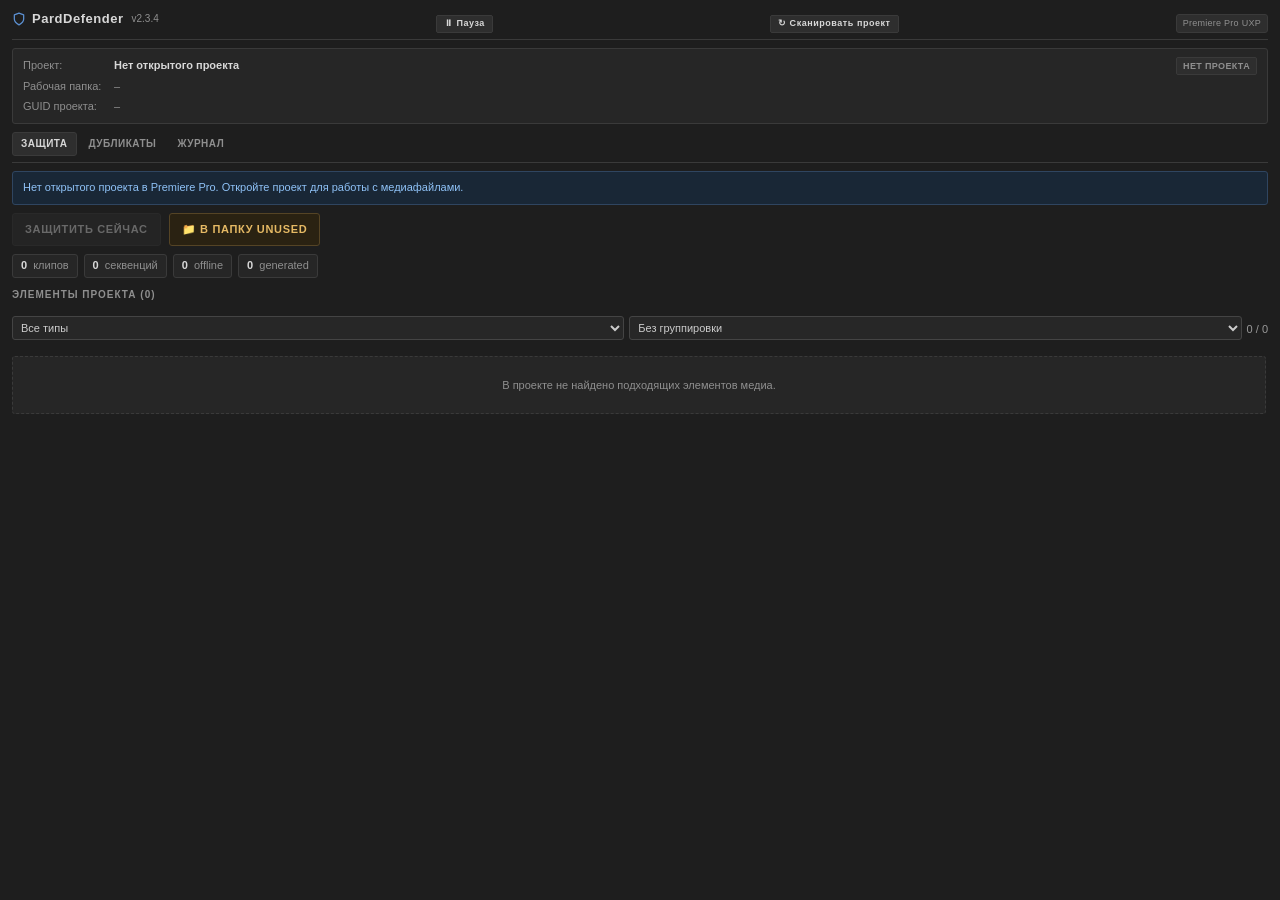
<file: premiere/com.pard.defender.uxp/index.html>
<!DOCTYPE html>
<!--
  @map role: Разметка UXP-панели для Premiere Pro: вкладки Защита, Дубликаты и Журнал.
  @map status: ready
  @map layer: ui
-->
<html lang="ru">
<head>
    <meta charset="utf-8">
    <title>PardDefender for Premiere Pro</title>
    <link rel="stylesheet" href="styles.css">
</head>
<body>
    <div id="app" class="panel-root">
        <header class="head">
            <div class="brand-group">
                <svg class="logo-icon" width="14" height="14" viewBox="0 0 24 24" fill="none" stroke="currentColor" stroke-width="2.2" stroke-linecap="round" stroke-linejoin="round">
                    <path d="M12 22s8-4 8-10V5l-8-3-8 3v7c0 6 8 10 8 10z"/>
                </svg>
                <span class="brand">PardDefender</span>
                <span class="version" id="version">v2.3.4</span>
            </div>
            <button id="btn-pause-ui" class="btn btn-mini btn-pause-toggle" title="Приостановить фоновое сканирование; начатая защита завершится">⏸ Пауза</button>
            <button id="btn-scan" class="btn btn-mini" title="Повторно проверить файлы и ссылки проекта">↻ Сканировать проект</button>
            <span class="host-badge">Premiere Pro UXP</span>
        </header>

        <section class="project-card" id="project-card">
            <div class="card-row">
                <span class="label">Проект:</span>
                <span class="val bold" id="proj-title">—</span>
                <span class="status-badge" id="proj-status">—</span>
            </div>
            <div class="card-row">
                <span class="label">Рабочая папка:</span>
                <span class="val mono" id="proj-workspace" title="">—</span>
            </div>
            <div class="card-row">
                <span class="label">GUID проекта:</span>
                <span class="val mono small" id="proj-guid">—</span>
            </div>
        </section>

        <!-- Navigation Tabs -->
        <nav class="tabs-bar" id="tabs">
            <button class="tab-btn is-active" data-tab="protect" id="tab-protect">ЗАЩИТА</button>
            <button class="tab-btn" data-tab="duplicates" id="tab-duplicates">ДУБЛИКАТЫ<span class="tab-badge" id="badge-duplicates" hidden>0</span></button>
            <button class="tab-btn" data-tab="log" id="tab-log">ЖУРНАЛ</button>
        </nav>

        <div id="banner-no-project" class="alert-banner alert-info" hidden>
            Нет открытого проекта в Premiere Pro. Откройте проект для работы с медиафайлами.
        </div>

        <div id="banner-unsaved" class="alert-banner alert-warn" hidden>
            Проект ещё не сохранён на диск. Сохраните проект (.prproj), чтобы определить рабочую папку.
        </div>

        <!-- Небезопасная рабочая папка: Рабочий стол, Загрузки, профиль, системная
             папка. Текст приходит из отчёта аудита. -->
        <div id="banner-workspace" class="alert-banner alert-warn" hidden></div>

        <!-- TAB: PROTECT -->
        <div class="tab-pane is-active" id="pane-protect">
            <div class="actions-bar">
                <button id="btn-protect" class="btn btn-primary">ЗАЩИТИТЬ СЕЙЧАС</button>
                <button id="btn-sort-unused" class="btn btn-unused" title="Сортировать неиспользуемые вне таймлайна файлы в папку unused">📁 В ПАПКУ UNUSED</button>
                <button id="btn-relink-ae" class="btn btn-ae" hidden>ПЕРЕЛИНКОВАТЬ НА МЕДИА AE</button>
                <span id="scan-indicator" class="scan-indicator" hidden>Выполняется…</span>
            </div>

            <div id="banner-protect-status" class="alert-banner alert-info" hidden></div>
            <div id="banner-ae-detected" class="alert-banner alert-ae" hidden></div>

            <section class="stats-bar" id="stats-bar">
                <div class="stat-pill"><span class="stat-num" id="stat-clips">0</span> клипов</div>
                <div class="stat-pill"><span class="stat-num" id="stat-seqs">0</span> секвенций</div>
                <div class="stat-pill"><span class="stat-num" id="stat-offline">0</span> offline</div>
                <div class="stat-pill"><span class="stat-num" id="stat-gen">0</span> generated</div>
            </section>

            <section class="items-section">
                <div class="section-title">Элементы проекта (<span id="items-count">0</span>)</div>
                <div class="media-view-controls">
                    <select id="items-filter" title="Тип медиа — только отображение" aria-label="Тип медиа">
                        <option value="all">Все типы</option>
                        <option value="video">Видео</option>
                        <option value="image">Изображения</option>
                        <option value="audio">Аудио</option>
                        <option value="sequence">Секвенции</option>
                        <option value="other">Другие</option>
                    </select>
                    <select id="items-group" aria-label="Группировка медиа">
                        <option value="none">Без группировки</option>
                        <option value="type">По типу</option>
                        <option value="format">По формату</option>
                        <option value="bin">По папке проекта</option>
                        <option value="name">По имени А–Я</option>
                    </select>
                    <span class="media-view-count" id="items-visible"></span>
                </div>
                <div class="items-list" id="items-list">
                    <div class="empty-state" id="empty-state">Нет данных аудита. Нажмите «СКАНИРОВАТЬ ПРОЕКТ».</div>
                </div>
            </section>
        </div>

        <!-- TAB: DUPLICATES -->
        <div class="tab-pane" id="pane-duplicates" hidden>
            <div class="actions-bar">
                <button id="btn-scan-duplicates" class="btn btn-primary"><span class="btn-icon">⌕</span> НАЙТИ ДУБЛИКАТЫ</button>
            </div>

            <div class="duplicates-progress-box" id="duplicates-progress-box" hidden>
                <div class="duplicates-progress-stats" id="duplicates-progress-stats">Сканирование…</div>
                <div class="duplicates-progress-bar"><div class="duplicates-progress-fill" id="duplicates-progress-fill" style="width: 0%"></div></div>
            </div>

            <div class="duplicates-summary" id="duplicates-summary" hidden></div>

            <section class="items-section">
                <div class="duplicates-list" id="duplicates-list">
                    <div class="empty-state">Нажмите «НАЙТИ ДУБЛИКАТЫ» для проверки всей библиотеки проекта и её папок. Использование сверяется по всем таймлайнам; защищённый файл After Effects становится основным после проверки содержимого.</div>
                </div>
            </section>
        </div>

        <!-- TAB: LOG -->
        <div class="tab-pane" id="pane-log" hidden>
            <div class="actions-bar">
                <button id="btn-clear-log" class="btn btn-mini">Очистить экран журнала</button>
            </div>
            <div class="log-box" id="log-box"></div>
        </div>
    </div>

    <script src="copy-engine.js"></script>
    <script src="duplicates.js"></script>
    <script src="adapter.js"></script>
    <script src="sync-coordinator.js"></script>
    <script src="main.js"></script>
</body>
</html>
</file>
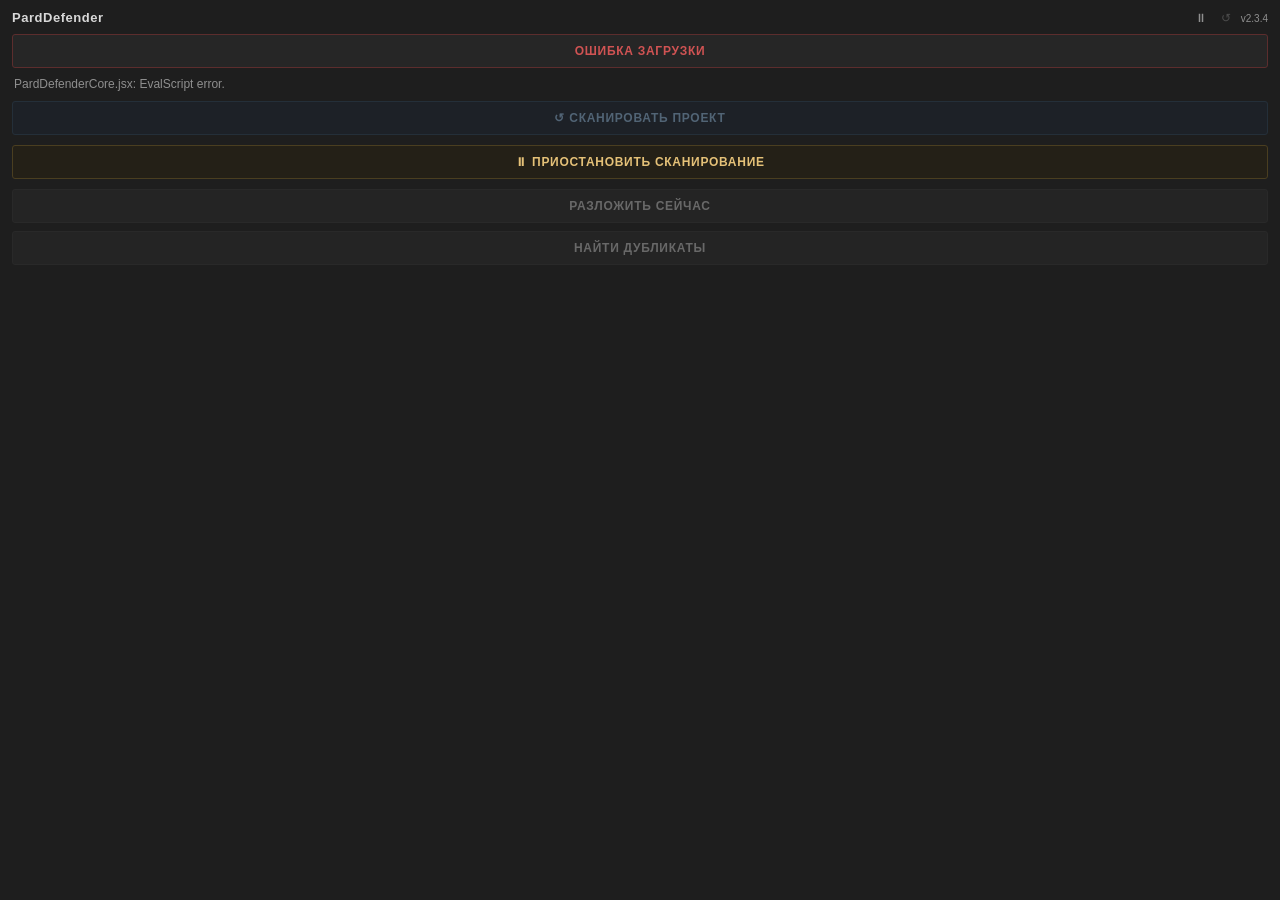
<file: extension/com.pard.defender/client/index.html>
<!DOCTYPE html>
<!-- @map role: Разметка панели: шапка, вкладки и панели внутри них — главное, неиспользуемые, старый проект, журнал, настройки. Порядок script-тегов задаёт загрузку модулей.  @map status: ready  @map layer: ui -->
<html lang="ru">
<head>
    <meta charset="utf-8">
    <title>PardDefender</title>
    <link rel="stylesheet" href="styles.css">
</head>
<body>
    <div class="panel" id="panel">

        <header class="head">
            <span class="brand">PardDefender</span>
            <div class="head-actions">
                <button class="icon head-pause-btn" id="head-pause-btn" title="Приостановить процессы и сканирование" aria-label="Пауза / Возобновить">⏸</button>
                <button class="icon head-scan-btn" id="head-scan-btn" title="Сканировать проект вручную" aria-label="Сканировать проект">↺</button>
                <span class="version" id="version">v2.3.4</span>
            </div>
        </header>

        <div class="scan-progress-bar" id="scan-progress-bar" hidden>
            <div class="scan-progress-fill"></div>
        </div>

        <div class="update" id="update" hidden>
            <div class="update-head">
                <span class="update-title">Вышла версия <b id="update-version"></b></span>
                <button class="close" id="update-dismiss" title="Больше не показывать эту версию">✕</button>
            </div>
            <div class="update-summary" id="update-summary"></div>
            <div class="update-changelog-container" id="update-changelog-container" hidden>
                <button class="link update-toggle-changelog" id="update-details-toggle">Что нового ▾</button>
                <div class="update-changelog" id="update-changelog" hidden></div>
            </div>
            <div class="update-progress-bar" id="update-progress-bar" hidden>
                <div class="update-progress-fill" id="update-progress-fill"></div>
            </div>
            <div class="update-message" id="update-message" hidden></div>
            <div class="update-actions">
                <button class="primary btn-update-install" id="update-install">⚡ Обновить в фоне</button>
                <button class="link" id="update-open">GitHub</button>
                <button class="link dim" id="update-later">Скрыть</button>
            </div>
        </div>

        <div class="status neutral" id="status">ЗАПУСК…</div>
        <div class="note" id="note" hidden></div>
        <button class="link scan-now-btn" id="scan-now" hidden>↺ Проверить сохранение</button>

        <button class="primary danger" id="resume" hidden>ВОЗОБНОВИТЬ</button>

        <div class="counts" id="counts" hidden></div>

        <div class="scan-progress-box" id="scan-progress-box" hidden>
            <div class="scan-progress-label" id="scan-progress-label">Сканирование проекта…</div>
            <div class="scan-progress-track">
                <div class="scan-progress-fill" id="scan-progress-fill"></div>
            </div>
            <div class="scan-progress-stats" id="scan-progress-stats">Проверка медиафайлов и композиций…</div>
        </div>

        <button class="primary btn-scan-action" id="scan-project">↺ СКАНИРОВАТЬ ПРОЕКТ</button>
        <button class="primary btn-pause-action" id="pause-project">⏸ ПРИОСТАНОВИТЬ СКАНИРОВАНИЕ</button>
        <button class="primary" id="run-now" disabled>РАЗЛОЖИТЬ СЕЙЧАС</button>
        <button class="primary" id="duplicates-scan" disabled>НАЙТИ ДУБЛИКАТЫ</button>
        <div class="busy" id="busy" hidden></div>
        <div class="action-feedback" id="action-feedback" hidden></div>

        <nav class="tabs" id="tabs" hidden></nav>

        <!-- ------------------------------------------------------- ГЛАВНОЕ -->
        <div class="pane" id="pane-main">

            <section class="legend" id="legend" hidden>
                <button class="legend-head" id="legend-toggle">
                    <span class="section-title">ЦВЕТА-МЕТКИ</span>
                    <span class="legend-caret" id="legend-caret">▾</span>
                </button>
                <div class="legend-body" id="legend-body"></div>
            </section>

            <div class="workspace-row" id="workspace-row" hidden>
                <span class="workspace-label">Рабочая папка</span>
                <span class="workspace" id="workspace"></span>
                <button class="link" id="open-folder" title="Открыть в проводнике">Открыть</button>
            </div>

            <div class="render-comps" id="render-comps" hidden></div>

            <div class="disk-row" id="disk-row" hidden>
                <div class="disk-label" id="disk-label"></div>
                <div class="disk-bar"><div class="disk-fill" id="disk-fill"></div></div>
                <div class="disk-project" id="disk-project"></div>
            </div>

            <div class="cloud-row" id="cloud-row" hidden>
                <span class="cloud-text" id="cloud-text"></span>
                <button class="link" id="cloud-pin">Закрепить на компьютере</button>
            </div>

            <section class="issues-section" id="issues-section" hidden>
                <div class="section-title" id="issues-title">ПРОБЛЕМЫ</div>
                <div class="issues" id="issues"></div>
            </section>

            <section class="queue-section" id="queue-section" hidden>
                <div class="section-title" id="queue-title">ОЧЕРЕДЬ</div>
                <div class="queue" id="queue"></div>
            </section>

        </div>

        <!-- -------------------------------------------------------- ШРИФТЫ -->
        <div class="pane" id="pane-fonts" hidden>
            <section class="fonts-section" id="fonts-section">
                <div class="fonts-head">
                    <span class="section-title" id="fonts-title">ШРИФТЫ ПРОЕКТА</span>
                    <button class="icon" id="fonts-refresh" title="Обновить список шрифтов" aria-label="Обновить список шрифтов">↻</button>
                </div>
                <div class="fonts-note" id="fonts-note">
                    Сохраните шрифты текстовых слоёв в папку Fonts. Автоматический сбор можно включить ниже.
                </div>
                <div class="fonts-summary" id="fonts-summary"></div>
                <div class="fonts-actions">
                    <button class="primary btn-save-fonts" id="fonts-save">📁 СОХРАНИТЬ ШРИФТЫ В FONTS</button>
                    <button class="link btn-reveal-fonts" id="fonts-reveal" title="Открыть папку Fonts в проводнике">📂 Открыть папку Fonts</button>
                </div>
                <div class="fonts-options">
                    <label class="check">
                        <input type="checkbox" id="fonts-auto-sync">
                        <span>Автоматически сохранять шрифты при сканировании</span>
                    </label>
                    <label class="check">
                        <input type="checkbox" id="fonts-clean-unused">
                        <span>Удалять только созданные плагином копии, не нужные сохранённым наборам проектов</span>
                    </label>
                </div>
                <div class="fonts-list" id="fonts-list"></div>
            </section>
        </div>

        <!-- ------------------------------------------------ ВЫКЛЮЧЕНО И ЗАБЫТО -->
        <div class="pane" id="pane-layers" hidden>
            <section class="layers-section" id="layers-section" hidden>
                <div class="layers-head">
                    <span class="section-title" id="layers-title">ВЫКЛЮЧЕННЫЕ СЛОИ</span>
                    <button class="icon" id="layers-refresh" title="Обновить список" aria-label="Обновить список">↻</button>
                </div>
                <div class="layers-note">Слои выключены и, похоже, о них забыли.</div>
                <div class="media-view-controls">
                    <select id="layers-filter" aria-label="Тип элементов" title="Фильтр меняет только список, не обработку файлов">
                        <option value="all">Все типы</option>
                        <option value="comp">Композиции</option>
                        <option value="video">Видео</option>
                        <option value="image">Изображения</option>
                        <option value="audio">Аудио</option>
                        <option value="model">3D-модели</option>
                        <option value="threeD">3D-слои</option>
                        <option value="other">Другие</option>
                    </select>
                    <select id="layers-group" aria-label="Группировка элементов">
                        <option value="none">Без группировки</option>
                        <option value="type">По типу</option>
                        <option value="comp">По композиции</option>
                        <option value="name">По имени А–Я</option>
                    </select>
                    <span id="layers-visible" class="media-view-count"></span>
                </div>
                <div class="layers" id="layers"></div>
            </section>
        </div>

        <!-- ------------------------------------------------ НЕ ИСПОЛЬЗУЕТСЯ -->
        <div class="pane" id="pane-unused" hidden>
            <section class="unused-section" id="unused-section" hidden>
                <div class="unused-head">
                    <span class="unused-title" id="unused-title"></span>
                    <button class="icon" id="unused-reveal" title="Открыть папку unused">&#128194;</button>
                </div>
                <div class="unused-note">Эти файлы не используются ни в одной композиции.</div>
                <button class="primary btn-sort-unused" id="sort-unused">📁 ОТСОРТИРОВАТЬ НЕИСПОЛЬЗУЕМЫЕ В UNUSED</button>
                <button class="danger-line" id="clean-unused">УБРАТЬ НЕИСПОЛЬЗУЕМЫЕ В КОРЗИНУ</button>
            </section>
        </div>

        <!-- -------------------------------------------------------- ДУБЛИКАТЫ -->
        <div class="pane" id="pane-duplicates" hidden>
            <section class="duplicates-section" id="duplicates-section">
                <div class="duplicates-head">
                    <span class="section-title" id="duplicates-title">ТОЧНЫЕ ДУБЛИКАТЫ</span>
                </div>
                <div class="duplicates-note" id="duplicates-note">
                    Это точные побайтовые дубликаты. Файлы пока не изменены и не удалены.
                </div>
                <div class="duplicates-stale warning" id="duplicates-stale" hidden>
                    Отчёт устарел (проект изменился). Требуется повторный поиск.
                </div>
                <div class="duplicates-recoverable warning" id="duplicates-recoverable" hidden>
                    <span id="duplicates-recoverable-text">Найдена незавершённая операция объединения дубликатов.</span>
                    <button class="link" id="duplicates-recoverable-btn">Продолжить</button>
                </div>
                <div class="duplicates-progress-box" id="duplicates-progress-box" hidden>
                    <div class="duplicates-progress-label" id="duplicates-progress-label">Поиск дубликатов…</div>
                    <div class="duplicates-progress-bar"><div class="duplicates-progress-fill" id="duplicates-progress-fill"></div></div>
                    <div class="duplicates-progress-stats" id="duplicates-progress-stats"></div>
                    <button class="wide danger-line" id="duplicates-cancel">ОТМЕНИТЬ</button>
                </div>
                <div class="duplicates-summary" id="duplicates-summary" hidden></div>
                <div class="duplicates-list" id="duplicates-list"></div>
                <div class="duplicates-errors-section" id="duplicates-errors-section" hidden>
                    <div class="section-title">ПРОБЛЕМНЫЕ ЭЛЕМЕНТЫ (НЕ ДУБЛИКАТЫ)</div>
                    <div class="duplicates-errors" id="duplicates-errors"></div>
                </div>
            </section>
        </div>

        <!-- -------------------------------------------------- СТАРЫЙ ПРОЕКТ -->
        <div class="pane" id="pane-legacy" hidden>
            <section class="legacy-section" id="legacy-section" hidden>
                <div class="section-title" id="legacy-title">СТАРЫЙ ПРОЕКТ</div>
                <div class="legacy-note" id="legacy-note"></div>
                <button class="wide" id="legacy-adopt">ОСТАВИТЬ КАК ЕСТЬ</button>
                <button class="wide danger-line" id="legacy-redistribute">РАЗЛОЖИТЬ ВСЁ ПО МЕСТАМ</button>
                <label class="check">
                    <input type="checkbox" id="legacy-recycle">
                    <span>Старые копии — в Корзину после переноса</span>
                </label>
                <div class="legacy-note small" id="legacy-recycle-note"></div>
            </section>
        </div>

        <!-- -------------------------------------------------------- ЖУРНАЛ -->
        <div class="pane" id="pane-journal" hidden>
            <section class="stats-section" id="stats-section" hidden>
                <div class="section-title-row">
                    <span class="section-title">ИТОГО ПО ПРОЕКТУ</span>
                    <button class="link" id="verify-all" title="Полная сверка всех защищённых файлов">Сверить всё</button>
                </div>
                <div class="stats" id="stats"></div>
            </section>

            <section class="log-section" id="log-section" hidden>
                <div class="section-title">СОБЫТИЯ</div>
                <div class="log" id="log"></div>
            </section>
        </div>

        <!-- ------------------------------------------------------ НАСТРОЙКИ -->
        <div class="pane" id="pane-settings" hidden>
            <section class="settings" id="settings" hidden>
                <label class="check">
                    <input type="checkbox" id="auto-enabled">
                    <span>Автоматический режим</span>
                </label>
                <label class="check">
                    <input type="checkbox" id="copy-enabled">
                    <span>Копировать файлы в папку проекта</span>
                </label>
                <label class="check">
                    <input type="checkbox" id="organize-enabled">
                    <span>Группировать в панели After Effects</span>
                </label>

                <div class="field">
                    <span>Проверять каждые</span>
                    <input type="number" id="scan-interval" min="1" max="120" step="1">
                    <span>мин</span>
                </div>
                <div class="field">
                    <span>Ждать перед переносом</span>
                    <input type="number" id="settle-delay" min="0" max="1440" step="1">
                    <span>мин</span>
                </div>
                <div class="duplicates-settings-row">
                    <button class="wide" id="duplicates-scan-settings">НАЙТИ ДУБЛИКАТЫ</button>
                </div>
            </section>
        </div>

    </div>

    <script src="disk-space.js"></script>
    <script src="copy-queue.js"></script>
    <script src="issues.js"></script>
    <script src="stats.js"></script>
    <script src="verify.js"></script>
    <script src="housekeeping.js"></script>
    <script src="updater.js"></script>
    <script src="host-adapter.js"></script>
    <script src="workspace-store.js"></script>
    <script src="duplicate-index.js"></script>
    <script src="consolidation.js"></script>
    <script src="sync-coordinator.js"></script>
    <script src="font-engine.js"></script>
    <script src="main.js"></script>
</body>
</html>
</file>
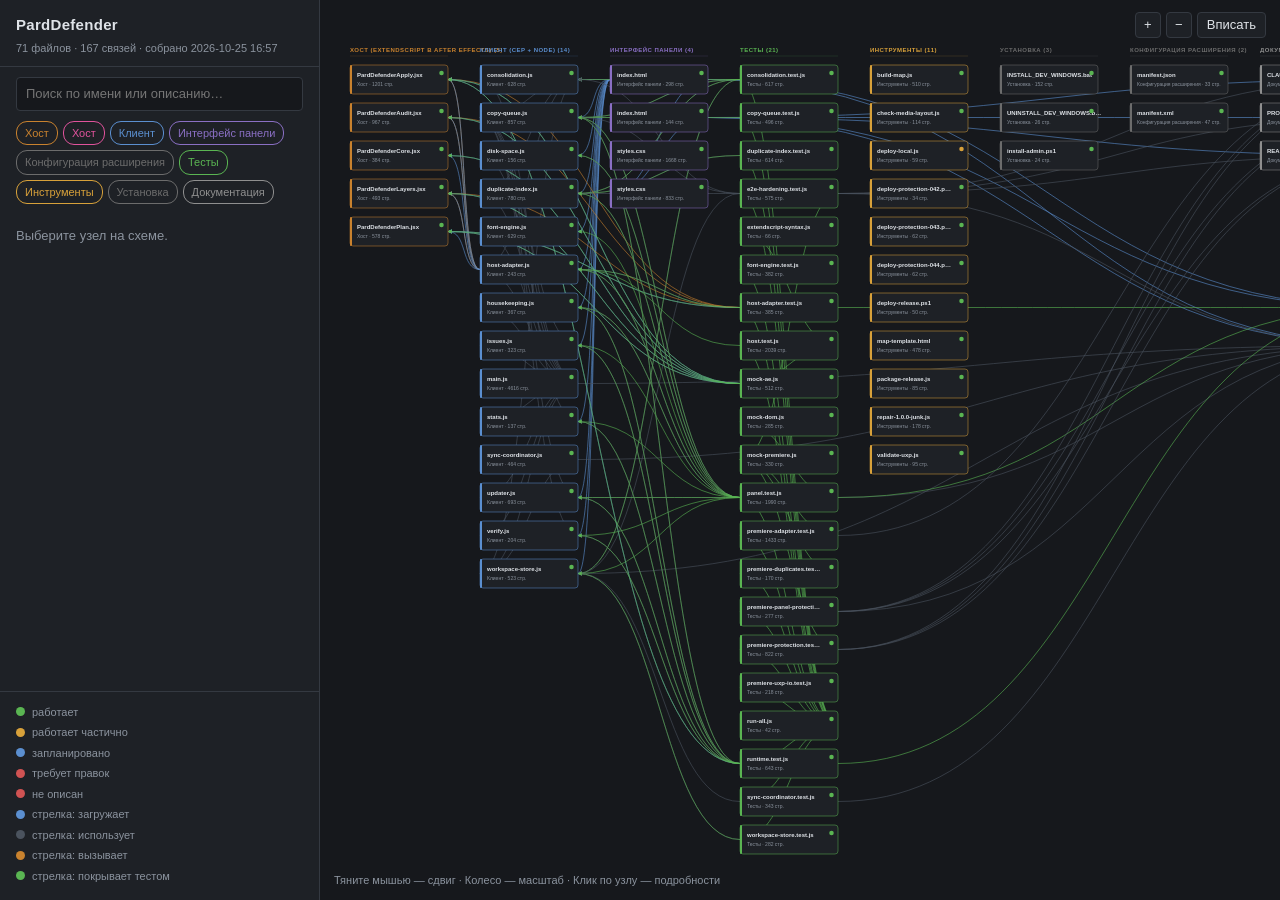
<file: docs/project-map.html>
<!DOCTYPE html>
<!-- @map role: Шаблон визуальной карты: граф с панорамированием, зумом, поиском и подробностями по клику.  @map status: ready  @map layer: tools -->
<html lang="ru">
<head>
<meta charset="utf-8">
<title>PardDefender — карта проекта</title>
<style>
:root {
    --bg: #16181c;
    --surface: #1e2126;
    --surface-2: #262a30;
    --line: #343941;
    --text: #dfe3e8;
    --dim: #8b939e;
}
* { box-sizing: border-box; }
html, body {
    margin: 0; height: 100%; overflow: hidden;
    background: var(--bg); color: var(--text);
    font: 13px/1.5 "Segoe UI", "Helvetica Neue", Arial, sans-serif;
}
#app { display: flex; height: 100%; }

/* ------------------------------------------------------------------ chrome */
#side {
    width: 320px; flex: none; display: flex; flex-direction: column;
    border-right: 1px solid var(--line); background: var(--surface);
}
#head { padding: 14px 16px 10px; border-bottom: 1px solid var(--line); }
#head h1 { margin: 0 0 3px; font-size: 15px; letter-spacing: .02em; }
#head .meta { color: var(--dim); font-size: 11px; }

#search {
    margin: 10px 16px; padding: 6px 9px; background: var(--bg);
    border: 1px solid var(--line); border-radius: 4px;
    color: var(--text); font: inherit;
}
#search:focus { outline: none; border-color: #5b8fd0; }

#filters { padding: 0 16px 10px; display: flex; flex-wrap: wrap; gap: 5px; }
.chip {
    padding: 3px 8px; border-radius: 11px; border: 1px solid var(--line);
    background: transparent; color: var(--dim); cursor: pointer;
    font: inherit; font-size: 11px;
}
.chip:hover { color: var(--text); }
.chip.on { border-color: currentColor; }

#detail { flex: 1 1 auto; overflow-y: auto; padding: 12px 16px 20px; }
#detail h2 { margin: 0 0 2px; font-size: 14px; }
#detail .path { color: var(--dim); font-size: 11px; word-break: break-all; margin-bottom: 10px; }
#detail .role { margin: 10px 0; line-height: 1.55; }
#detail .badge {
    display: inline-block; padding: 2px 8px; border-radius: 10px;
    font-size: 11px; margin: 0 5px 5px 0;
}
#detail h3 {
    margin: 16px 0 6px; font-size: 10px; letter-spacing: .12em;
    color: var(--dim); text-transform: uppercase; font-weight: 600;
}
#detail ul { margin: 0; padding-left: 16px; }
#detail li { margin-bottom: 3px; cursor: pointer; }
#detail li:hover { color: #fff; text-decoration: underline; }
#detail .empty { color: var(--dim); }
#legend { padding: 12px 16px; border-top: 1px solid var(--line); font-size: 11px; }
#legend div { display: flex; align-items: center; gap: 7px; margin-bottom: 4px; color: var(--dim); }
#legend i { width: 9px; height: 9px; border-radius: 50%; flex: none; }

/* ------------------------------------------------------------------ canvas */
#canvas { flex: 1 1 auto; position: relative; overflow: hidden; cursor: grab; }
#canvas.dragging { cursor: grabbing; }
#hint {
    position: absolute; left: 14px; bottom: 12px; color: var(--dim);
    font-size: 11px; pointer-events: none;
}
#zoombar { position: absolute; right: 14px; top: 12px; display: flex; gap: 5px; }
#zoombar button {
    width: 26px; height: 26px; border-radius: 4px; border: 1px solid var(--line);
    background: var(--surface); color: var(--text); cursor: pointer; font: inherit;
}
#zoombar button:hover { border-color: #5b8fd0; }
#zoombar button.wide { width: auto; padding: 0 9px; }

.node rect.box { stroke-width: 1; }
.node text.title { font-size: 12px; font-weight: 600; fill: var(--text); }
.node text.sub { font-size: 10px; fill: var(--dim); }
.node { cursor: pointer; }
.node.dim { opacity: .18; }
.node.sel rect.box { stroke-width: 2; }
.edge { fill: none; stroke-width: 1.2; }
.edge.dim { opacity: .07; }
.edge.hot { stroke-width: 2; opacity: 1; }
</style>
</head>
<body>
<div id="app">
    <div id="side">
        <div id="head">
            <h1>PardDefender</h1>
            <div class="meta" id="meta"></div>
        </div>
        <input id="search" type="text" placeholder="Поиск по имени или описанию…">
        <div id="filters"></div>
        <div id="detail"><div class="empty">Выберите узел на схеме.</div></div>
        <div id="legend"></div>
    </div>
    <div id="canvas">
        <div id="zoombar">
            <button id="zin" title="Приблизить">+</button>
            <button id="zout" title="Отдалить">−</button>
            <button id="zfit" class="wide" title="Вписать">Вписать</button>
        </div>
        <div id="hint">Тяните мышью — сдвиг · Колесо — масштаб · Клик по узлу — подробности</div>
        <svg id="svg"></svg>
    </div>
</div>

<script>
var DATA = {"nodes":[{"id":"extension/com.pard.defender/CSXS/manifest.xml","name":"manifest.xml","layer":"config","role":"Манифест CEP: версия, поддерживаемые версии AE, включение Node и геометрия панели.  @map status: ready  @map layer: config -->","status":"ready","note":"","lines":47,"x":1600,"y":154,"w":196,"h":58},{"id":"extension/com.pard.defender/client/consolidation.js","name":"consolidation.js","layer":"client","role":"Безопасное объединение точных дубликатов: транзакционная машина состояний, re-verification, внешний copy каноникала, relink через хост и crash recovery.","status":"ready","note":"","lines":628,"x":300,"y":78,"w":196,"h":58},{"id":"extension/com.pard.defender/client/copy-queue.js","name":"copy-queue.js","layer":"client","role":"Проверенное копирование: потоковая запись в .pdpart, сверка размера, дедуп по SHA-256, откат и коды ошибок. Оригинал не трогается никогда.","status":"ready","note":"","lines":857,"x":300,"y":154,"w":196,"h":58},{"id":"extension/com.pard.defender/client/disk-space.js","name":"disk-space.js","layer":"client","role":"Свободное место на диске проекта: fs.statfs → fsutil → df. wmic не используется.","status":"ready","note":"","lines":156,"x":300,"y":230,"w":196,"h":58},{"id":"extension/com.pard.defender/client/duplicate-index.js","name":"duplicate-index.js","layer":"client","role":"Движок поиска точных дубликатов: группировка по размерам, потоковый SHA-256, hash-cache и секвенции.","status":"ready","note":"","lines":780,"x":300,"y":306,"w":196,"h":58},{"id":"extension/com.pard.defender/client/font-engine.js","name":"font-engine.js","layer":"client","role":"Обнаружение системных шрифтов, парсинг TTF/OTF заголовков и синхронизация шрифтов проекта в папку Fonts.","status":"ready","note":"","lines":629,"x":300,"y":382,"w":196,"h":58},{"id":"extension/com.pard.defender/client/host-adapter.js","name":"host-adapter.js","layer":"client","role":"Адаптер хоста After Effects: вызовы CEP evalScript, загрузка JSX и изоляция ExtendScript.","status":"ready","note":"","lines":243,"x":300,"y":458,"w":196,"h":58},{"id":"extension/com.pard.defender/client/housekeeping.js","name":"housekeeping.js","layer":"client","role":"Вес проекта на диске, удаление в Корзину и открытие файла в проводнике.","status":"ready","note":"","lines":367,"x":300,"y":534,"w":196,"h":58},{"id":"extension/com.pard.defender/client/index.html","name":"index.html","layer":"ui","role":"Разметка панели: шапка, вкладки и панели внутри них — главное, неиспользуемые, старый проект, журнал, настройки. Порядок script-тегов задаёт загрузку модулей.  @map status: ready  @map layer: ui -->","status":"ready","note":"","lines":298,"x":560,"y":78,"w":196,"h":58},{"id":"extension/com.pard.defender/client/issues.js","name":"issues.js","layer":"client","role":"Хранилище проблем: четыре класса ошибок, расписание повторов, предохранитель. Одна строка на элемент, а не на попытку.","status":"ready","note":"","lines":323,"x":300,"y":610,"w":196,"h":58},{"id":"extension/com.pard.defender/client/main.js","name":"main.js","layer":"client","role":"Оркестратор панели: владеет таймерами, решает когда действовать, собирает планы для хоста и рисует интерфейс.","status":"ready","note":"","lines":4616,"x":300,"y":686,"w":196,"h":58},{"id":"extension/com.pard.defender/client/stats.js","name":"stats.js","layer":"client","role":"Накопительные счётчики по проекту и дельта за текущую сессию.","status":"ready","note":"","lines":137,"x":300,"y":762,"w":196,"h":58},{"id":"extension/com.pard.defender/client/styles.css","name":"styles.css","layer":"ui","role":"Оформление панели под тёмный интерфейс After Effects.  @map status: ready  @map layer: ui */","status":"ready","note":"","lines":1668,"x":560,"y":230,"w":196,"h":58},{"id":"extension/com.pard.defender/client/sync-coordinator.js","name":"sync-coordinator.js","layer":"client","role":"Синхронизация After Effects и Premiere Pro в общей рабочей зоне: публикация media snapshots, журнал intents в events.jsonl, отложенная перелинковка для закрытых проектов и crash-safe compaction.","status":"ready","note":"","lines":464,"x":300,"y":838,"w":196,"h":58},{"id":"extension/com.pard.defender/client/updater.js","name":"updater.js","layer":"client","role":"Проверка обновлений: сначала публичный фид, потом GitHub Releases. Белый список хостов, токен внутрь не зашивается.","status":"ready","note":"","lines":693,"x":300,"y":914,"w":196,"h":58},{"id":"extension/com.pard.defender/client/verify.js","name":"verify.js","layer":"client","role":"Скользящая сверка защищённых файлов с манифестом — по 64 за проход. Она же отвечает, какие файлы положило туда само расширение.","status":"ready","note":"","lines":204,"x":300,"y":990,"w":196,"h":58},{"id":"extension/com.pard.defender/client/workspace-store.js","name":"workspace-store.js","layer":"client","role":"Общий слой метаданных рабочей зоны: идентификация проектов, блокировки и журнал событий.","status":"ready","note":"","lines":523,"x":300,"y":1066,"w":196,"h":58},{"id":"extension/com.pard.defender/host/PardDefenderApply.jsx","name":"PardDefenderApply.jsx","layer":"host","role":"Две мутирующие операции: перелинковка на проверенную копию с сохранением интерпретации и раскладка панели проекта.","status":"ready","note":"","lines":1201,"x":40,"y":78,"w":196,"h":58},{"id":"extension/com.pard.defender/host/PardDefenderAudit.jsx","name":"PardDefenderAudit.jsx","layer":"host","role":"Один проход по проекту → один JSON-отчёт: где что лежит, куда должно попасть на диске и в панели. Решений о времени не принимает.","status":"ready","note":"","lines":967,"x":40,"y":154,"w":196,"h":58},{"id":"extension/com.pard.defender/host/PardDefenderCore.jsx","name":"PardDefenderCore.jsx","layer":"host","role":"Основа хоста: свой JSON для ES3, чтение и запись файлов, работа с путями, санитация имён папок и классификация форматов по расширению.","status":"ready","note":"","lines":384,"x":40,"y":230,"w":196,"h":58},{"id":"extension/com.pard.defender/host/PardDefenderLayers.jsx","name":"PardDefenderLayers.jsx","layer":"host","role":"Ищет выключенные и забытые слои в композициях и композиции, которые никуда не входят и не помечены. Отсекает всё, что выключено по делу.","status":"ready","note":"","lines":493,"x":40,"y":306,"w":196,"h":58},{"id":"extension/com.pard.defender/host/PardDefenderPlan.jsx","name":"PardDefenderPlan.jsx","layer":"host","role":"Рабочая папка, настройки проекта и дерево композиций: какая композиция рендерная и к какой ветке относится элемент.","status":"ready","note":"","lines":578,"x":40,"y":382,"w":196,"h":58},{"id":"premiere/com.pard.defender.uxp/adapter.js","name":"adapter.js","layer":"premiere","role":"Официальный UXP-адаптер для Premiere Pro 25.6+: инспекция проектов, рекурсивный аудит media items, классификация клипов/секвенций/proxy/generated, подключение к реестру проектов и нормализованный отчёт аудита.","status":"ready","note":"","lines":2267,"x":2120,"y":78,"w":196,"h":58},{"id":"premiere/com.pard.defender.uxp/copy-engine.js","name":"copy-engine.js","layer":"premiere","role":"Асинхронное поблочное копирование через UXP fs с инкрементальным SHA-256, временными файлами .pdpart, journal-before-copy в pending.tsv, фиксацией provenance в assets.tsv и безопасной перелинковкой клипов Premiere.","status":"ready","note":"","lines":1633,"x":2120,"y":154,"w":196,"h":58},{"id":"premiere/com.pard.defender.uxp/duplicates.js","name":"duplicates.js","layer":"premiere","role":"Обнаружение точных дубликатов и транзакционная консолидация для Premiere Pro: вся библиотека проекта и точное использование на таймлайнах, SHA-256, приоритет защищённого AE, повторная проверка и асинхронная перелинковка, двухкликовое подтверждение и строгое отсутствие удалений файлов.","status":"ready","note":"","lines":297,"x":2120,"y":230,"w":196,"h":58},{"id":"premiere/com.pard.defender.uxp/icons/icon-23.png","name":"icon-23.png","layer":"premiere","role":"","status":"ready","note":"","lines":3,"x":2120,"y":306,"w":196,"h":58},{"id":"premiere/com.pard.defender.uxp/icons/icon-23@1x.png","name":"icon-23@1x.png","layer":"premiere","role":"","status":"ready","note":"","lines":3,"x":2120,"y":382,"w":196,"h":58},{"id":"premiere/com.pard.defender.uxp/icons/icon-23@2x.png","name":"icon-23@2x.png","layer":"premiere","role":"","status":"ready","note":"","lines":3,"x":2120,"y":458,"w":196,"h":58},{"id":"premiere/com.pard.defender.uxp/index.html","name":"index.html","layer":"ui","role":"Разметка UXP-панели для Premiere Pro: вкладки Защита, Дубликаты и Журнал.","status":"ready","note":"","lines":144,"x":560,"y":154,"w":196,"h":58},{"id":"premiere/com.pard.defender.uxp/main.js","name":"main.js","layer":"premiere","role":"UI-контроллер панели Premiere Pro UXP: вкладки «ЗАЩИТА», «ДУБЛИКАТЫ» и «ЖУРНАЛ», копирование внешних медиа в workspace с перелинковкой, поиск дубликатов, поиск по всей библиотеке, объединение с приоритетом AE и журнал операций.","status":"ready","note":"","lines":1807,"x":2120,"y":534,"w":196,"h":58},{"id":"premiere/com.pard.defender.uxp/manifest.json","name":"manifest.json","layer":"config","role":"","status":"ready","note":"","lines":33,"x":1600,"y":78,"w":196,"h":58},{"id":"premiere/com.pard.defender.uxp/styles.css","name":"styles.css","layer":"ui","role":"Стили темы UXP-панели для Premiere Pro в едином тёмном визуальном стиле PardDefender (идентично After Effects).","status":"ready","note":"","lines":833,"x":560,"y":306,"w":196,"h":58},{"id":"premiere/com.pard.defender.uxp/sync-coordinator.js","name":"sync-coordinator.js","layer":"premiere","role":"Синхронизация After Effects и Premiere Pro в общей рабочей зоне: публикация media snapshots, журнал intents в events.jsonl, отложенная перелинковка для закрытых проектов и crash-safe compaction.","status":"ready","note":"","lines":574,"x":2120,"y":610,"w":196,"h":58},{"id":"tests/consolidation.test.js","name":"consolidation.test.js","layer":"tests","role":"25 проверок безопасного объединения дубликатов в After Effects.","status":"ready","note":"","lines":617,"x":820,"y":78,"w":196,"h":58},{"id":"tests/copy-queue.test.js","name":"copy-queue.test.js","layer":"tests","role":"50 проверок копирования на настоящих файлах во временной папке.","status":"ready","note":"","lines":496,"x":820,"y":154,"w":196,"h":58},{"id":"tests/duplicate-index.test.js","name":"duplicate-index.test.js","layer":"tests","role":"45 проверок движка точных дубликатов: группировка, хэширование, секвенции, кэш.","status":"ready","note":"","lines":614,"x":820,"y":230,"w":196,"h":58},{"id":"tests/e2e-hardening.test.js","name":"e2e-hardening.test.js","layer":"tests","role":"40 интеграционных end-to-end проверок надёжности (hardening), синхронизации и безопасности релиза 2.1.0.","status":"ready","note":"","lines":575,"x":820,"y":306,"w":196,"h":58},{"id":"tests/extendscript-syntax.js","name":"extendscript-syntax.js","layer":"tests","role":"Checks the ES3 literal-regex slash restriction missed by Node's ES5+ parser.","status":"ready","note":"","lines":66,"x":820,"y":382,"w":196,"h":58},{"id":"tests/font-engine.test.js","name":"font-engine.test.js","layer":"tests","role":"Проверки модуля font-engine: парсинг TTF/OTF, индексация, сопоставление и синхронизация в Fonts.","status":"ready","note":"","lines":382,"x":820,"y":458,"w":196,"h":58},{"id":"tests/host-adapter.test.js","name":"host-adapter.test.js","layer":"tests","role":"Проверки клиентского адаптера After Effects: вызовы, экранирование, ошибки CEP.","status":"ready","note":"","lines":385,"x":820,"y":534,"w":196,"h":58},{"id":"tests/host.test.js","name":"host.test.js","layer":"tests","role":"186 проверок хоста: рабочая папка, ветки, маршруты, многослойные PSD/AI, секвенции, границы раскладки.","status":"ready","note":"","lines":2039,"x":820,"y":610,"w":196,"h":58},{"id":"tests/mock-ae.js","name":"mock-ae.js","layer":"tests","role":"Мок объектной модели After Effects: настоящие .jsx загружаются через vm.","status":"ready","note":"","lines":512,"x":820,"y":686,"w":196,"h":58},{"id":"tests/mock-dom.js","name":"mock-dom.js","layer":"tests","role":"Крошечный DOM, чтобы панель можно было запустить без браузера: разметка читается из настоящего index.html.","status":"ready","note":"","lines":285,"x":820,"y":762,"w":196,"h":58},{"id":"tests/mock-premiere.js","name":"mock-premiere.js","layer":"tests","role":"Мок официального UXP DOM Premiere Pro 25.6+ для автономных тестов без Premiere.","status":"ready","note":"","lines":330,"x":820,"y":838,"w":196,"h":58},{"id":"tests/panel.test.js","name":"panel.test.js","layer":"tests","role":"Проверки самой панели: вкладки, кнопки, места блоков и дисциплина перерисовки. Первый набор, который запускает main.js.","status":"ready","note":"","lines":1990,"x":820,"y":914,"w":196,"h":58},{"id":"tests/premiere-adapter.test.js","name":"premiere-adapter.test.js","layer":"tests","role":"30 проверок фундамента Premiere Pro UXP адаптера.","status":"ready","note":"","lines":1433,"x":820,"y":990,"w":196,"h":58},{"id":"tests/premiere-duplicates.test.js","name":"premiere-duplicates.test.js","layer":"tests","role":"Проверяет поиск по всей библиотеке Premiere, приоритет AE, точные ссылки таймлайна и безопасную асинхронную консолидацию.","status":"ready","note":"","lines":170,"x":820,"y":1066,"w":196,"h":58},{"id":"tests/premiere-panel-protection.test.js","name":"premiere-panel-protection.test.js","layer":"tests","role":"Исполнение панели Premiere: аудиомаршруты, AE-метки, relink и сбои.","status":"ready","note":"","lines":277,"x":820,"y":1142,"w":196,"h":58},{"id":"tests/premiere-protection.test.js","name":"premiere-protection.test.js","layer":"tests","role":"35 проверок защиты файлов, поблочного копирования, хеширования и консолидации в Premiere UXP.","status":"ready","note":"","lines":822,"x":820,"y":1218,"w":196,"h":58},{"id":"tests/premiere-uxp-io.test.js","name":"premiere-uxp-io.test.js","layer":"tests","role":"Регрессии файлового API UXP, маршрутов и безопасного копирования Premiere.","status":"ready","note":"","lines":218,"x":820,"y":1294,"w":196,"h":58},{"id":"tests/run-all.js","name":"run-all.js","layer":"tests","role":"Прогоняет все наборы и выдаёт один вердикт.","status":"ready","note":"","lines":42,"x":820,"y":1370,"w":196,"h":58},{"id":"tests/runtime.test.js","name":"runtime.test.js","layer":"tests","role":"112 проверок клиентских модулей: ошибки, метрики, сверка, обновления.","status":"ready","note":"","lines":643,"x":820,"y":1446,"w":196,"h":58},{"id":"tests/sync-coordinator.test.js","name":"sync-coordinator.test.js","layer":"tests","role":"35 проверок межхостовой синхронизации перелинковки в общей рабочей зоне.","status":"ready","note":"","lines":343,"x":820,"y":1522,"w":196,"h":58},{"id":"tests/workspace-store.test.js","name":"workspace-store.test.js","layer":"tests","role":"40 проверок реестра рабочей зоны: идентификация, блокировки, журнал событий.","status":"ready","note":"","lines":282,"x":820,"y":1598,"w":196,"h":58},{"id":"tools/build-map.js","name":"build-map.js","layer":"tools","role":"Строит карту проекта из самого кода — граф связей выводится из исходников, а не ведётся руками","status":"ready","note":"","lines":510,"x":1080,"y":78,"w":196,"h":58},{"id":"tools/check-media-layout.js","name":"check-media-layout.js","layer":"tools","role":"Необязательная браузерная проверка адаптивной вёрстки списка AE без запуска Adobe.","status":"ready","note":"","lines":114,"x":1080,"y":154,"w":196,"h":58},{"id":"tools/deploy-local.js","name":"deploy-local.js","layer":"tools","role":"Локальное копирование исходников Defender в папки расширений Adobe.","status":"partial","note":"Системные отказы сообщаются предупреждением; проверенное обновление выполняет deploy-release.ps1.","lines":59,"x":1080,"y":230,"w":196,"h":58},{"id":"tools/deploy-protection-042.ps1","name":"deploy-protection-042.ps1","layer":"tools","role":"Безопасное обновление четырёх исправленных файлов Defender в двух системных установках Premiere.","status":"ready","note":"","lines":34,"x":1080,"y":306,"w":196,"h":58},{"id":"tools/deploy-protection-043.ps1","name":"deploy-protection-043.ps1","layer":"tools","role":"Обновление пяти файлов Premiere Defender с резервной копией и проверкой хешей.","status":"ready","note":"","lines":62,"x":1080,"y":382,"w":196,"h":58},{"id":"tools/deploy-protection-044.ps1","name":"deploy-protection-044.ps1","layer":"tools","role":"Обновление шести файлов Premiere Defender с резервной копией и проверкой хешей.","status":"ready","note":"","lines":62,"x":1080,"y":458,"w":196,"h":58},{"id":"tools/deploy-release.ps1","name":"deploy-release.ps1","layer":"tools","role":"Обновляет существующие установки AE и Premiere из исходников с backup и проверкой SHA-256.","status":"ready","note":"","lines":50,"x":1080,"y":534,"w":196,"h":58},{"id":"tools/install-admin.ps1","name":"install-admin.ps1","layer":"install","role":"Скрипт копирования UXP-плагина в системные каталоги Program Files с повышением прав.","status":"ready","note":"","lines":24,"x":1340,"y":230,"w":196,"h":58},{"id":"tools/map-template.html","name":"map-template.html","layer":"tools","role":"Шаблон визуальной карты: граф с панорамированием, зумом, поиском и подробностями по клику.  @map status: ready  @map layer: tools -->","status":"ready","note":"","lines":478,"x":1080,"y":610,"w":196,"h":58},{"id":"tools/package-release.js","name":"package-release.js","layer":"tools","role":"Скрипт сборки release-архивов для GitHub (zip и ccx).","status":"ready","note":"","lines":85,"x":1080,"y":686,"w":196,"h":58},{"id":"tools/repair-1.0.0-junk.js","name":"repair-1.0.0-junk.js","layer":"tools","role":"Разовая починка проектов после 1.0.0: копии без расширения — в Корзину, манифест чистится. По умолчанию — пробный прогон.","status":"ready","note":"","lines":178,"x":1080,"y":762,"w":196,"h":58},{"id":"tools/validate-uxp.js","name":"validate-uxp.js","layer":"tools","role":"Валидация структуры, манифеста и чистоты кода Premiere Pro UXP расширения перед релизом.","status":"ready","note":"","lines":95,"x":1080,"y":838,"w":196,"h":58},{"id":"README.md","name":"README.md","layer":"docs","role":"Полное описание продукта: поведение, структура папок, безопасность, метрики, ошибки, автообновление.  @map status: ready  @map layer: docs -->","status":"ready","note":"","lines":1045,"x":1860,"y":230,"w":196,"h":58},{"id":"CLAUDE.md","name":"CLAUDE.md","layer":"docs","role":"Точка входа для любого агента и нового чата: правила, архитектура, команды.  @map status: ready  @map layer: docs -->","status":"ready","note":"","lines":297,"x":1860,"y":78,"w":196,"h":58},{"id":"PROJECT_MAP.md","name":"PROJECT_MAP.md","layer":"docs","role":"","status":"ready","note":"","lines":602,"x":1860,"y":154,"w":196,"h":58},{"id":"INSTALL_DEV_WINDOWS.bat","name":"INSTALL_DEV_WINDOWS.bat","layer":"install","role":"Ставит расширения PardDefender в After Effects (CEP) и Premiere Pro (UXP), включает PlayerDebugMode.","status":"ready","note":"","lines":152,"x":1340,"y":78,"w":196,"h":58},{"id":"UNINSTALL_DEV_WINDOWS.bat","name":"UNINSTALL_DEV_WINDOWS.bat","layer":"install","role":"Снимает расширение. Проекты и файлы не трогаются.","status":"ready","note":"","lines":26,"x":1340,"y":154,"w":196,"h":58}],"edges":[{"from":"extension/com.pard.defender/client/consolidation.js","to":"extension/com.pard.defender/client/workspace-store.js","kind":"uses"},{"from":"extension/com.pard.defender/client/consolidation.js","to":"extension/com.pard.defender/client/duplicate-index.js","kind":"uses"},{"from":"extension/com.pard.defender/client/consolidation.js","to":"extension/com.pard.defender/client/copy-queue.js","kind":"uses"},{"from":"extension/com.pard.defender/client/consolidation.js","to":"extension/com.pard.defender/client/host-adapter.js","kind":"uses"},{"from":"extension/com.pard.defender/client/host-adapter.js","to":"extension/com.pard.defender/host/PardDefenderAudit.jsx","kind":"calls"},{"from":"extension/com.pard.defender/client/host-adapter.js","to":"extension/com.pard.defender/host/PardDefenderApply.jsx","kind":"calls"},{"from":"extension/com.pard.defender/client/host-adapter.js","to":"extension/com.pard.defender/host/PardDefenderLayers.jsx","kind":"calls"},{"from":"extension/com.pard.defender/client/host-adapter.js","to":"extension/com.pard.defender/host/PardDefenderCore.jsx","kind":"loads"},{"from":"extension/com.pard.defender/client/host-adapter.js","to":"extension/com.pard.defender/host/PardDefenderPlan.jsx","kind":"loads"},{"from":"extension/com.pard.defender/client/host-adapter.js","to":"extension/com.pard.defender/host/PardDefenderAudit.jsx","kind":"loads"},{"from":"extension/com.pard.defender/client/host-adapter.js","to":"extension/com.pard.defender/host/PardDefenderApply.jsx","kind":"loads"},{"from":"extension/com.pard.defender/client/host-adapter.js","to":"extension/com.pard.defender/host/PardDefenderLayers.jsx","kind":"loads"},{"from":"extension/com.pard.defender/client/index.html","to":"extension/com.pard.defender/client/disk-space.js","kind":"loads"},{"from":"extension/com.pard.defender/client/index.html","to":"extension/com.pard.defender/client/copy-queue.js","kind":"loads"},{"from":"extension/com.pard.defender/client/index.html","to":"extension/com.pard.defender/client/issues.js","kind":"loads"},{"from":"extension/com.pard.defender/client/index.html","to":"extension/com.pard.defender/client/stats.js","kind":"loads"},{"from":"extension/com.pard.defender/client/index.html","to":"extension/com.pard.defender/client/verify.js","kind":"loads"},{"from":"extension/com.pard.defender/client/index.html","to":"extension/com.pard.defender/client/housekeeping.js","kind":"loads"},{"from":"extension/com.pard.defender/client/index.html","to":"extension/com.pard.defender/client/updater.js","kind":"loads"},{"from":"extension/com.pard.defender/client/index.html","to":"extension/com.pard.defender/client/host-adapter.js","kind":"loads"},{"from":"extension/com.pard.defender/client/index.html","to":"extension/com.pard.defender/client/workspace-store.js","kind":"loads"},{"from":"extension/com.pard.defender/client/index.html","to":"extension/com.pard.defender/client/duplicate-index.js","kind":"loads"},{"from":"extension/com.pard.defender/client/index.html","to":"extension/com.pard.defender/client/consolidation.js","kind":"loads"},{"from":"extension/com.pard.defender/client/index.html","to":"premiere/com.pard.defender.uxp/sync-coordinator.js","kind":"loads"},{"from":"extension/com.pard.defender/client/index.html","to":"extension/com.pard.defender/client/font-engine.js","kind":"loads"},{"from":"extension/com.pard.defender/client/index.html","to":"premiere/com.pard.defender.uxp/main.js","kind":"loads"},{"from":"extension/com.pard.defender/client/index.html","to":"premiere/com.pard.defender.uxp/styles.css","kind":"loads"},{"from":"extension/com.pard.defender/client/issues.js","to":"extension/com.pard.defender/client/copy-queue.js","kind":"uses"},{"from":"extension/com.pard.defender/client/main.js","to":"extension/com.pard.defender/client/disk-space.js","kind":"uses"},{"from":"extension/com.pard.defender/client/main.js","to":"extension/com.pard.defender/client/host-adapter.js","kind":"uses"},{"from":"extension/com.pard.defender/client/main.js","to":"extension/com.pard.defender/client/copy-queue.js","kind":"uses"},{"from":"extension/com.pard.defender/client/main.js","to":"extension/com.pard.defender/client/issues.js","kind":"uses"},{"from":"extension/com.pard.defender/client/main.js","to":"premiere/com.pard.defender.uxp/sync-coordinator.js","kind":"uses"},{"from":"extension/com.pard.defender/client/main.js","to":"extension/com.pard.defender/client/workspace-store.js","kind":"uses"},{"from":"extension/com.pard.defender/client/main.js","to":"extension/com.pard.defender/client/verify.js","kind":"uses"},{"from":"extension/com.pard.defender/client/main.js","to":"extension/com.pard.defender/client/stats.js","kind":"uses"},{"from":"extension/com.pard.defender/client/main.js","to":"extension/com.pard.defender/client/housekeeping.js","kind":"uses"},{"from":"extension/com.pard.defender/client/main.js","to":"extension/com.pard.defender/client/duplicate-index.js","kind":"uses"},{"from":"extension/com.pard.defender/client/main.js","to":"extension/com.pard.defender/client/consolidation.js","kind":"uses"},{"from":"extension/com.pard.defender/client/main.js","to":"extension/com.pard.defender/client/font-engine.js","kind":"uses"},{"from":"extension/com.pard.defender/client/main.js","to":"extension/com.pard.defender/client/updater.js","kind":"uses"},{"from":"extension/com.pard.defender/client/stats.js","to":"extension/com.pard.defender/client/copy-queue.js","kind":"uses"},{"from":"extension/com.pard.defender/client/sync-coordinator.js","to":"premiere/com.pard.defender.uxp/sync-coordinator.js","kind":"uses"},{"from":"extension/com.pard.defender/client/sync-coordinator.js","to":"extension/com.pard.defender/client/workspace-store.js","kind":"uses"},{"from":"extension/com.pard.defender/client/updater.js","to":"extension/com.pard.defender/client/copy-queue.js","kind":"uses"},{"from":"extension/com.pard.defender/client/verify.js","to":"extension/com.pard.defender/client/copy-queue.js","kind":"uses"},{"from":"premiere/com.pard.defender.uxp/adapter.js","to":"premiere/com.pard.defender.uxp/copy-engine.js","kind":"uses"},{"from":"premiere/com.pard.defender.uxp/index.html","to":"premiere/com.pard.defender.uxp/copy-engine.js","kind":"loads"},{"from":"premiere/com.pard.defender.uxp/index.html","to":"premiere/com.pard.defender.uxp/duplicates.js","kind":"loads"},{"from":"premiere/com.pard.defender.uxp/index.html","to":"premiere/com.pard.defender.uxp/adapter.js","kind":"loads"},{"from":"premiere/com.pard.defender.uxp/index.html","to":"premiere/com.pard.defender.uxp/sync-coordinator.js","kind":"loads"},{"from":"premiere/com.pard.defender.uxp/index.html","to":"premiere/com.pard.defender.uxp/main.js","kind":"loads"},{"from":"premiere/com.pard.defender.uxp/index.html","to":"premiere/com.pard.defender.uxp/styles.css","kind":"loads"},{"from":"premiere/com.pard.defender.uxp/main.js","to":"premiere/com.pard.defender.uxp/copy-engine.js","kind":"uses"},{"from":"premiere/com.pard.defender.uxp/main.js","to":"premiere/com.pard.defender.uxp/adapter.js","kind":"uses"},{"from":"premiere/com.pard.defender.uxp/main.js","to":"premiere/com.pard.defender.uxp/sync-coordinator.js","kind":"uses"},{"from":"premiere/com.pard.defender.uxp/main.js","to":"premiere/com.pard.defender.uxp/duplicates.js","kind":"uses"},{"from":"premiere/com.pard.defender.uxp/sync-coordinator.js","to":"extension/com.pard.defender/client/workspace-store.js","kind":"uses"},{"from":"premiere/com.pard.defender.uxp/sync-coordinator.js","to":"premiere/com.pard.defender.uxp/copy-engine.js","kind":"uses"},{"from":"tests/consolidation.test.js","to":"extension/com.pard.defender/client/consolidation.js","kind":"uses"},{"from":"tests/consolidation.test.js","to":"extension/com.pard.defender/client/duplicate-index.js","kind":"uses"},{"from":"tests/consolidation.test.js","to":"extension/com.pard.defender/client/copy-queue.js","kind":"uses"},{"from":"tests/consolidation.test.js","to":"extension/com.pard.defender/client/workspace-store.js","kind":"uses"},{"from":"tests/consolidation.test.js","to":"extension/com.pard.defender/client/copy-queue.js","kind":"covers"},{"from":"tests/consolidation.test.js","to":"extension/com.pard.defender/client/workspace-store.js","kind":"covers"},{"from":"tests/consolidation.test.js","to":"extension/com.pard.defender/client/duplicate-index.js","kind":"covers"},{"from":"tests/consolidation.test.js","to":"extension/com.pard.defender/client/consolidation.js","kind":"covers"},{"from":"tests/copy-queue.test.js","to":"extension/com.pard.defender/client/copy-queue.js","kind":"uses"},{"from":"tests/copy-queue.test.js","to":"extension/com.pard.defender/client/copy-queue.js","kind":"covers"},{"from":"tests/duplicate-index.test.js","to":"extension/com.pard.defender/client/duplicate-index.js","kind":"uses"},{"from":"tests/duplicate-index.test.js","to":"extension/com.pard.defender/client/duplicate-index.js","kind":"covers"},{"from":"tests/e2e-hardening.test.js","to":"extension/com.pard.defender/client/workspace-store.js","kind":"uses"},{"from":"tests/e2e-hardening.test.js","to":"premiere/com.pard.defender.uxp/sync-coordinator.js","kind":"uses"},{"from":"tests/e2e-hardening.test.js","to":"extension/com.pard.defender/client/consolidation.js","kind":"uses"},{"from":"tests/e2e-hardening.test.js","to":"extension/com.pard.defender/client/copy-queue.js","kind":"uses"},{"from":"tests/e2e-hardening.test.js","to":"extension/com.pard.defender/client/duplicate-index.js","kind":"uses"},{"from":"tests/e2e-hardening.test.js","to":"premiere/com.pard.defender.uxp/copy-engine.js","kind":"uses"},{"from":"tests/e2e-hardening.test.js","to":"premiere/com.pard.defender.uxp/duplicates.js","kind":"uses"},{"from":"tests/e2e-hardening.test.js","to":"premiere/com.pard.defender.uxp/adapter.js","kind":"uses"},{"from":"tests/e2e-hardening.test.js","to":"tests/mock-premiere.js","kind":"covers"},{"from":"tests/host-adapter.test.js","to":"extension/com.pard.defender/client/host-adapter.js","kind":"uses"},{"from":"tests/host-adapter.test.js","to":"extension/com.pard.defender/host/PardDefenderAudit.jsx","kind":"calls"},{"from":"tests/host-adapter.test.js","to":"extension/com.pard.defender/host/PardDefenderApply.jsx","kind":"calls"},{"from":"tests/host-adapter.test.js","to":"extension/com.pard.defender/host/PardDefenderLayers.jsx","kind":"calls"},{"from":"tests/host-adapter.test.js","to":"extension/com.pard.defender/host/PardDefenderPlan.jsx","kind":"loads"},{"from":"tests/host-adapter.test.js","to":"extension/com.pard.defender/client/host-adapter.js","kind":"covers"},{"from":"tests/host-adapter.test.js","to":"extension/com.pard.defender/host/PardDefenderPlan.jsx","kind":"covers"},{"from":"tests/host-adapter.test.js","to":"premiere/com.pard.defender.uxp/main.js","kind":"covers"},{"from":"tests/host.test.js","to":"extension/com.pard.defender/client/host-adapter.js","kind":"covers"},{"from":"tests/host.test.js","to":"tests/mock-ae.js","kind":"covers"},{"from":"tests/host.test.js","to":"tests/extendscript-syntax.js","kind":"covers"},{"from":"tests/mock-ae.js","to":"extension/com.pard.defender/host/PardDefenderCore.jsx","kind":"loads"},{"from":"tests/mock-ae.js","to":"extension/com.pard.defender/host/PardDefenderPlan.jsx","kind":"loads"},{"from":"tests/mock-ae.js","to":"extension/com.pard.defender/host/PardDefenderAudit.jsx","kind":"loads"},{"from":"tests/mock-ae.js","to":"extension/com.pard.defender/host/PardDefenderApply.jsx","kind":"loads"},{"from":"tests/mock-ae.js","to":"extension/com.pard.defender/host/PardDefenderLayers.jsx","kind":"loads"},{"from":"tests/mock-ae.js","to":"extension/com.pard.defender/host/PardDefenderCore.jsx","kind":"covers"},{"from":"tests/mock-ae.js","to":"extension/com.pard.defender/host/PardDefenderPlan.jsx","kind":"covers"},{"from":"tests/mock-ae.js","to":"extension/com.pard.defender/host/PardDefenderAudit.jsx","kind":"covers"},{"from":"tests/mock-ae.js","to":"extension/com.pard.defender/host/PardDefenderApply.jsx","kind":"covers"},{"from":"tests/mock-ae.js","to":"extension/com.pard.defender/host/PardDefenderLayers.jsx","kind":"covers"},{"from":"tests/panel.test.js","to":"extension/com.pard.defender/client/disk-space.js","kind":"uses"},{"from":"tests/panel.test.js","to":"extension/com.pard.defender/client/housekeeping.js","kind":"uses"},{"from":"tests/panel.test.js","to":"extension/com.pard.defender/client/updater.js","kind":"uses"},{"from":"tests/panel.test.js","to":"extension/com.pard.defender/client/copy-queue.js","kind":"uses"},{"from":"tests/panel.test.js","to":"extension/com.pard.defender/client/duplicate-index.js","kind":"uses"},{"from":"tests/panel.test.js","to":"premiere/com.pard.defender.uxp/sync-coordinator.js","kind":"uses"},{"from":"tests/panel.test.js","to":"extension/com.pard.defender/client/host-adapter.js","kind":"uses"},{"from":"tests/panel.test.js","to":"extension/com.pard.defender/client/disk-space.js","kind":"covers"},{"from":"tests/panel.test.js","to":"extension/com.pard.defender/client/copy-queue.js","kind":"covers"},{"from":"tests/panel.test.js","to":"extension/com.pard.defender/client/issues.js","kind":"covers"},{"from":"tests/panel.test.js","to":"extension/com.pard.defender/client/stats.js","kind":"covers"},{"from":"tests/panel.test.js","to":"extension/com.pard.defender/client/verify.js","kind":"covers"},{"from":"tests/panel.test.js","to":"extension/com.pard.defender/client/housekeeping.js","kind":"covers"},{"from":"tests/panel.test.js","to":"extension/com.pard.defender/client/updater.js","kind":"covers"},{"from":"tests/panel.test.js","to":"extension/com.pard.defender/client/host-adapter.js","kind":"covers"},{"from":"tests/panel.test.js","to":"extension/com.pard.defender/client/workspace-store.js","kind":"covers"},{"from":"tests/panel.test.js","to":"extension/com.pard.defender/client/duplicate-index.js","kind":"covers"},{"from":"tests/panel.test.js","to":"extension/com.pard.defender/client/font-engine.js","kind":"covers"},{"from":"tests/panel.test.js","to":"premiere/com.pard.defender.uxp/main.js","kind":"covers"},{"from":"tests/panel.test.js","to":"tests/mock-dom.js","kind":"covers"},{"from":"tests/premiere-adapter.test.js","to":"premiere/com.pard.defender.uxp/adapter.js","kind":"uses"},{"from":"tests/premiere-adapter.test.js","to":"tests/mock-premiere.js","kind":"covers"},{"from":"tests/premiere-duplicates.test.js","to":"tests/mock-premiere.js","kind":"covers"},{"from":"tests/premiere-panel-protection.test.js","to":"premiere/com.pard.defender.uxp/adapter.js","kind":"uses"},{"from":"tests/premiere-panel-protection.test.js","to":"premiere/com.pard.defender.uxp/copy-engine.js","kind":"uses"},{"from":"tests/premiere-panel-protection.test.js","to":"premiere/com.pard.defender.uxp/duplicates.js","kind":"uses"},{"from":"tests/premiere-panel-protection.test.js","to":"premiere/com.pard.defender.uxp/sync-coordinator.js","kind":"uses"},{"from":"tests/premiere-protection.test.js","to":"premiere/com.pard.defender.uxp/copy-engine.js","kind":"uses"},{"from":"tests/premiere-protection.test.js","to":"premiere/com.pard.defender.uxp/duplicates.js","kind":"uses"},{"from":"tests/premiere-protection.test.js","to":"premiere/com.pard.defender.uxp/adapter.js","kind":"uses"},{"from":"tests/premiere-protection.test.js","to":"tests/mock-premiere.js","kind":"covers"},{"from":"tests/run-all.js","to":"tests/host.test.js","kind":"covers"},{"from":"tests/run-all.js","to":"tests/copy-queue.test.js","kind":"covers"},{"from":"tests/run-all.js","to":"tests/runtime.test.js","kind":"covers"},{"from":"tests/run-all.js","to":"tests/host-adapter.test.js","kind":"covers"},{"from":"tests/run-all.js","to":"tests/workspace-store.test.js","kind":"covers"},{"from":"tests/run-all.js","to":"tests/duplicate-index.test.js","kind":"covers"},{"from":"tests/run-all.js","to":"tests/consolidation.test.js","kind":"covers"},{"from":"tests/run-all.js","to":"tests/font-engine.test.js","kind":"covers"},{"from":"tests/run-all.js","to":"tests/premiere-adapter.test.js","kind":"covers"},{"from":"tests/run-all.js","to":"tests/premiere-protection.test.js","kind":"covers"},{"from":"tests/run-all.js","to":"tests/premiere-duplicates.test.js","kind":"covers"},{"from":"tests/run-all.js","to":"tests/premiere-uxp-io.test.js","kind":"covers"},{"from":"tests/run-all.js","to":"tests/sync-coordinator.test.js","kind":"covers"},{"from":"tests/run-all.js","to":"tests/panel.test.js","kind":"covers"},{"from":"tests/run-all.js","to":"tests/premiere-panel-protection.test.js","kind":"covers"},{"from":"tests/run-all.js","to":"tests/e2e-hardening.test.js","kind":"covers"},{"from":"tests/runtime.test.js","to":"extension/com.pard.defender/client/issues.js","kind":"uses"},{"from":"tests/runtime.test.js","to":"extension/com.pard.defender/client/stats.js","kind":"uses"},{"from":"tests/runtime.test.js","to":"extension/com.pard.defender/client/verify.js","kind":"uses"},{"from":"tests/runtime.test.js","to":"extension/com.pard.defender/client/updater.js","kind":"uses"},{"from":"tests/runtime.test.js","to":"extension/com.pard.defender/client/copy-queue.js","kind":"uses"},{"from":"tests/runtime.test.js","to":"extension/com.pard.defender/client/housekeeping.js","kind":"uses"},{"from":"tests/runtime.test.js","to":"extension/com.pard.defender/host/PardDefenderApply.jsx","kind":"loads"},{"from":"tests/runtime.test.js","to":"extension/com.pard.defender/client/copy-queue.js","kind":"covers"},{"from":"tests/runtime.test.js","to":"extension/com.pard.defender/client/issues.js","kind":"covers"},{"from":"tests/runtime.test.js","to":"extension/com.pard.defender/client/stats.js","kind":"covers"},{"from":"tests/runtime.test.js","to":"extension/com.pard.defender/client/verify.js","kind":"covers"},{"from":"tests/runtime.test.js","to":"extension/com.pard.defender/client/housekeeping.js","kind":"covers"},{"from":"tests/runtime.test.js","to":"extension/com.pard.defender/client/updater.js","kind":"covers"},{"from":"tests/runtime.test.js","to":"premiere/com.pard.defender.uxp/main.js","kind":"covers"},{"from":"tests/runtime.test.js","to":"extension/com.pard.defender/host/PardDefenderApply.jsx","kind":"covers"},{"from":"tests/sync-coordinator.test.js","to":"extension/com.pard.defender/client/workspace-store.js","kind":"uses"},{"from":"tests/sync-coordinator.test.js","to":"premiere/com.pard.defender.uxp/sync-coordinator.js","kind":"uses"},{"from":"tests/workspace-store.test.js","to":"extension/com.pard.defender/client/workspace-store.js","kind":"uses"},{"from":"tests/workspace-store.test.js","to":"extension/com.pard.defender/client/workspace-store.js","kind":"covers"}],"layers":{"host":{"title":"Хост (ExtendScript в After Effects)","color":"#c9822e"},"premiere":{"title":"Хост (UXP в Premiere Pro)","color":"#e0539c"},"client":{"title":"Клиент (CEP + Node)","color":"#5b8fd0"},"ui":{"title":"Интерфейс панели","color":"#8a6fc4"},"config":{"title":"Конфигурация расширения","color":"#6c6c6c"},"tests":{"title":"Тесты","color":"#5ab552"},"tools":{"title":"Инструменты","color":"#d8a13a"},"install":{"title":"Установка","color":"#6c6c6c"},"docs":{"title":"Документация","color":"#8f8f8f"}},"status":{"ready":{"title":"работает","color":"#5ab552"},"partial":{"title":"работает частично","color":"#d8a13a"},"planned":{"title":"запланировано","color":"#5b8fd0"},"broken":{"title":"требует правок","color":"#d05353"},"undocumented":{"title":"не описан","color":"#d05353"}},"width":2356,"height":1696,"headings":[{"title":"Хост (ExtendScript в After Effects)","color":"#c9822e","x":40,"y":52,"count":5},{"title":"Клиент (CEP + Node)","color":"#5b8fd0","x":300,"y":52,"count":14},{"title":"Интерфейс панели","color":"#8a6fc4","x":560,"y":52,"count":4},{"title":"Тесты","color":"#5ab552","x":820,"y":52,"count":21},{"title":"Инструменты","color":"#d8a13a","x":1080,"y":52,"count":11},{"title":"Установка","color":"#6c6c6c","x":1340,"y":52,"count":3},{"title":"Конфигурация расширения","color":"#6c6c6c","x":1600,"y":52,"count":2},{"title":"Документация","color":"#8f8f8f","x":1860,"y":52,"count":3},{"title":"Прочее","color":"#6c6c6c","x":2120,"y":52,"count":8}],"builtAt":"2026-10-25T16:57:02.492Z"};

(function () {
    "use strict";

    var svg = document.getElementById("svg");
    var canvas = document.getElementById("canvas");
    var NS = "http://www.w3.org/2000/svg";

    var byId = {};
    DATA.nodes.forEach(function (n) { byId[n.id] = n; });

    var selected = null;
    var activeLayers = {};
    Object.keys(DATA.layers).forEach(function (k) { activeLayers[k] = true; });
    var query = "";

    var view = { x: 0, y: 0, k: 1 };

    /* ------------------------------------------------------------- drawing */

    function el(name, attrs) {
        var node = document.createElementNS(NS, name);
        Object.keys(attrs || {}).forEach(function (k) {
            node.setAttribute(k, attrs[k]);
        });
        return node;
    }

    var root = el("g", {});
    svg.appendChild(root);

    var defs = el("defs", {});
    svg.appendChild(defs);
    ["#4b535e", "#5b8fd0", "#5ab552", "#c9822e"].forEach(function (color, i) {
        var marker = el("marker", {
            id: "arrow" + i, viewBox: "0 0 8 8", refX: "7", refY: "4",
            markerWidth: "7", markerHeight: "7", orient: "auto-start-reverse"
        });
        marker.appendChild(el("path", { d: "M0,0 L8,4 L0,8 z", fill: color }));
        defs.appendChild(marker);
    });

    var KIND = {
        loads: { color: "#5b8fd0", marker: "arrow1", label: "загружает" },
        uses: { color: "#4b535e", marker: "arrow0", label: "использует" },
        calls: { color: "#c9822e", marker: "arrow3", label: "вызывает" },
        covers: { color: "#5ab552", marker: "arrow2", label: "покрывает тестом" }
    };

    var headingLayer = el("g", {});
    var edgeLayer = el("g", {});
    var nodeLayer = el("g", {});
    root.appendChild(headingLayer);
    root.appendChild(edgeLayer);
    root.appendChild(nodeLayer);

    /* Column captions: the graph should be readable before anything is clicked. */
    (DATA.headings || []).forEach(function (h) {
        var text = el("text", {
            x: h.x, y: h.y, fill: h.color,
            "font-size": "12", "font-weight": "600",
            "letter-spacing": "0.08em"
        });
        text.textContent = h.title.toUpperCase() + "  (" + h.count + ")";
        headingLayer.appendChild(text);
        headingLayer.appendChild(el("line", {
            x1: h.x, y1: h.y + 8, x2: h.x + 196, y2: h.y + 8,
            stroke: h.color, "stroke-opacity": "0.3"
        }));
    });

    /* A gentle S-curve reads far better than a straight line once a few dozen
       edges overlap, and it makes direction obvious without reading the arrow. */
    function curve(a, b) {
        var x1 = a.x + a.w, y1 = a.y + a.h / 2;
        var x2 = b.x, y2 = b.y + b.h / 2;
        if (b.x < a.x) { x1 = a.x; x2 = b.x + b.w; }
        var dx = Math.max(40, Math.abs(x2 - x1) * 0.5);
        return "M" + x1 + "," + y1 +
            " C" + (x1 + (x2 > x1 ? dx : -dx)) + "," + y1 +
            " " + (x2 - (x2 > x1 ? dx : -dx)) + "," + y2 +
            " " + x2 + "," + y2;
    }

    var edgeEls = [], nodeEls = {};

    DATA.edges.forEach(function (e) {
        var a = byId[e.from], b = byId[e.to];
        if (!a || !b) return;
        var kind = KIND[e.kind] || KIND.uses;
        var p = el("path", {
            class: "edge", d: curve(a, b), stroke: kind.color,
            "marker-end": "url(#" + kind.marker + ")"
        });
        edgeLayer.appendChild(p);
        edgeEls.push({ el: p, edge: e });
    });

    DATA.nodes.forEach(function (n) {
        var g = el("g", { class: "node", transform: "translate(" + n.x + "," + n.y + ")" });
        var layer = DATA.layers[n.layer] || { color: "#6c6c6c", title: n.layer };
        var status = DATA.status[n.status] || { color: "#6c6c6c", title: n.status };

        g.appendChild(el("rect", {
            class: "box", width: n.w, height: n.h, rx: 6,
            fill: "#1e2126", stroke: layer.color
        }));
        g.appendChild(el("rect", {
            width: 4, height: n.h, rx: 2, fill: layer.color
        }));

        var title = el("text", { class: "title", x: 14, y: 24 });
        title.textContent = n.name.length > 24 ? n.name.substring(0, 23) + "…" : n.name;
        g.appendChild(title);

        var sub = el("text", { class: "sub", x: 14, y: 42 });
        sub.textContent = layer.title.replace(/\s*\(.*$/, "") + " · " + n.lines + " стр.";
        g.appendChild(sub);

        g.appendChild(el("circle", {
            cx: n.w - 13, cy: 16, r: 4.5, fill: status.color
        }));

        g.onclick = function (event) { event.stopPropagation(); select(n.id); };
        nodeLayer.appendChild(g);
        nodeEls[n.id] = g;
    });

    /* ----------------------------------------------------------- selection */

    function select(id) {
        selected = (selected === id) ? null : id;
        paint();
        renderDetail();
    }

    function visible(n) {
        if (!activeLayers[n.layer]) return false;
        if (!query) return true;
        var haystack = (n.name + " " + n.role + " " + n.id).toLowerCase();
        return haystack.indexOf(query) >= 0;
    }

    function paint() {
        var related = {};
        if (selected) {
            related[selected] = true;
            DATA.edges.forEach(function (e) {
                if (e.from === selected) related[e.to] = true;
                if (e.to === selected) related[e.from] = true;
            });
        }

        DATA.nodes.forEach(function (n) {
            var g = nodeEls[n.id];
            var show = visible(n) && (!selected || related[n.id]);
            g.setAttribute("class", "node" + (show ? "" : " dim") +
                (n.id === selected ? " sel" : ""));
        });

        edgeEls.forEach(function (item) {
            var e = item.edge;
            var touches = selected && (e.from === selected || e.to === selected);
            var shown = visible(byId[e.from]) && visible(byId[e.to]);
            item.el.setAttribute("class", "edge" +
                (touches ? " hot" : (selected || !shown ? " dim" : "")));
        });
    }

    function renderDetail() {
        var box = document.getElementById("detail");
        if (!selected) {
            box.innerHTML = '<div class="empty">Выберите узел на схеме.</div>';
            return;
        }
        var n = byId[selected];
        var layer = DATA.layers[n.layer] || { color: "#6c6c6c", title: n.layer };
        var status = DATA.status[n.status] || { color: "#6c6c6c", title: n.status };

        var out = [];
        out.push("<h2>" + esc(n.name) + "</h2>");
        out.push('<div class="path">' + esc(n.id) + "</div>");
        out.push('<span class="badge" style="background:' + layer.color +
            '22;color:' + layer.color + '">' + esc(layer.title) + "</span>");
        out.push('<span class="badge" style="background:' + status.color +
            '22;color:' + status.color + '">' + esc(status.title) + "</span>");
        out.push('<span class="badge" style="background:#2a2f36;color:#8b939e">' +
            n.lines + " строк</span>");
        out.push('<div class="role">' +
            (n.role ? esc(n.role)
                : '<span class="empty">Описание не задано. Добавьте блок ' +
                  "<code>@map</code> в шапку файла.</span>") + "</div>");
        if (n.note) out.push('<div class="role">' + esc(n.note) + "</div>");

        var out1 = DATA.edges.filter(function (e) { return e.from === n.id; });
        var in1 = DATA.edges.filter(function (e) { return e.to === n.id; });

        if (out1.length) {
            out.push("<h3>Использует</h3><ul>");
            out1.forEach(function (e) {
                out.push('<li data-go="' + esc(e.to) + '">' +
                    esc(byId[e.to].name) + " — " + (KIND[e.kind] || KIND.uses).label + "</li>");
            });
            out.push("</ul>");
        }
        if (in1.length) {
            out.push("<h3>Используется в</h3><ul>");
            in1.forEach(function (e) {
                out.push('<li data-go="' + esc(e.from) + '">' +
                    esc(byId[e.from].name) + " — " + (KIND[e.kind] || KIND.uses).label + "</li>");
            });
            out.push("</ul>");
        }
        if (!out1.length && !in1.length) {
            out.push('<h3>Связи</h3><div class="empty">Ни от чего не зависит и ' +
                "ничем не используется.</div>");
        }

        box.innerHTML = out.join("");
        Array.prototype.forEach.call(box.querySelectorAll("[data-go]"), function (li) {
            li.onclick = function () {
                selected = li.getAttribute("data-go");
                paint(); renderDetail(); centreOn(byId[selected]);
            };
        });
    }

    function esc(v) {
        return String(v || "").replace(/&/g, "&amp;")
            .replace(/</g, "&lt;").replace(/>/g, "&gt;");
    }

    /* -------------------------------------------------------------- chrome */

    document.getElementById("meta").textContent =
        DATA.nodes.length + " файлов · " + DATA.edges.length + " связей · собрано " +
        DATA.builtAt.replace("T", " ").substring(0, 16);

    var filters = document.getElementById("filters");
    Object.keys(DATA.layers).forEach(function (key) {
        var b = document.createElement("button");
        b.className = "chip on";
        b.style.color = DATA.layers[key].color;
        b.textContent = DATA.layers[key].title.replace(/\s*\(.*$/, "");
        b.onclick = function () {
            activeLayers[key] = !activeLayers[key];
            b.className = "chip" + (activeLayers[key] ? " on" : "");
            b.style.color = activeLayers[key] ? DATA.layers[key].color : "";
            paint();
        };
        filters.appendChild(b);
    });

    var legend = document.getElementById("legend");
    var legendHtml = [];
    Object.keys(DATA.status).forEach(function (key) {
        legendHtml.push('<div><i style="background:' + DATA.status[key].color +
            '"></i>' + DATA.status[key].title + "</div>");
    });
    Object.keys(KIND).forEach(function (key) {
        legendHtml.push('<div><i style="background:' + KIND[key].color +
            '"></i>стрелка: ' + KIND[key].label + "</div>");
    });
    legend.innerHTML = legendHtml.join("");

    document.getElementById("search").oninput = function () {
        query = this.value.trim().toLowerCase();
        paint();
    };

    /* ---------------------------------------------------------- pan & zoom */

    function apply() {
        root.setAttribute("transform",
            "translate(" + view.x + "," + view.y + ") scale(" + view.k + ")");
    }

    function fit() {
        var rect = canvas.getBoundingClientRect();
        svg.setAttribute("width", rect.width);
        svg.setAttribute("height", rect.height);

        var k = Math.min(rect.width / (DATA.width + 60),
            rect.height / (DATA.height + 60), 1);
        /*
         * The graph is much wider than it is tall, so a literal fit on a narrow
         * window shrinks the labels to nothing. Below this floor it is better to
         * stay readable and let the reader pan - that is what the whole canvas
         * is for.
         */
        view.k = Math.max(0.5, k);

        var scaledW = DATA.width * view.k;
        var scaledH = DATA.height * view.k;
        /* Centre only what actually fits; otherwise start at the left edge, so
           the host and client columns - the part that matters - are on screen. */
        view.x = scaledW <= rect.width ? (rect.width - scaledW) / 2 : 10;
        view.y = scaledH <= rect.height ? (rect.height - scaledH) / 2 : 10;
        apply();
    }

    function centreOn(n) {
        var rect = canvas.getBoundingClientRect();
        view.x = rect.width / 2 - (n.x + n.w / 2) * view.k;
        view.y = rect.height / 2 - (n.y + n.h / 2) * view.k;
        apply();
    }

    var dragging = false, lastX = 0, lastY = 0;
    canvas.addEventListener("mousedown", function (e) {
        dragging = true; lastX = e.clientX; lastY = e.clientY;
        canvas.className = "dragging";
    });
    window.addEventListener("mousemove", function (e) {
        if (!dragging) return;
        view.x += e.clientX - lastX;
        view.y += e.clientY - lastY;
        lastX = e.clientX; lastY = e.clientY;
        apply();
    });
    window.addEventListener("mouseup", function () {
        dragging = false; canvas.className = "";
    });
    canvas.addEventListener("click", function (e) {
        if (e.target === canvas || e.target === svg) { selected = null; paint(); renderDetail(); }
    });
    canvas.addEventListener("wheel", function (e) {
        e.preventDefault();
        var rect = canvas.getBoundingClientRect();
        var mx = e.clientX - rect.left, my = e.clientY - rect.top;
        var factor = e.deltaY < 0 ? 1.12 : 1 / 1.12;
        var next = Math.max(0.15, Math.min(2.5, view.k * factor));
        /* Keep the point under the cursor fixed while zooming. */
        view.x = mx - (mx - view.x) * (next / view.k);
        view.y = my - (my - view.y) * (next / view.k);
        view.k = next;
        apply();
    }, { passive: false });

    document.getElementById("zin").onclick = function () {
        view.k = Math.min(2.5, view.k * 1.2); apply();
    };
    document.getElementById("zout").onclick = function () {
        view.k = Math.max(0.15, view.k / 1.2); apply();
    };
    document.getElementById("zfit").onclick = fit;
    window.addEventListener("resize", function () {
        var rect = canvas.getBoundingClientRect();
        svg.setAttribute("width", rect.width);
        svg.setAttribute("height", rect.height);
    });

    fit();
    paint();
})();
</script>
</body>
</html>
</file>
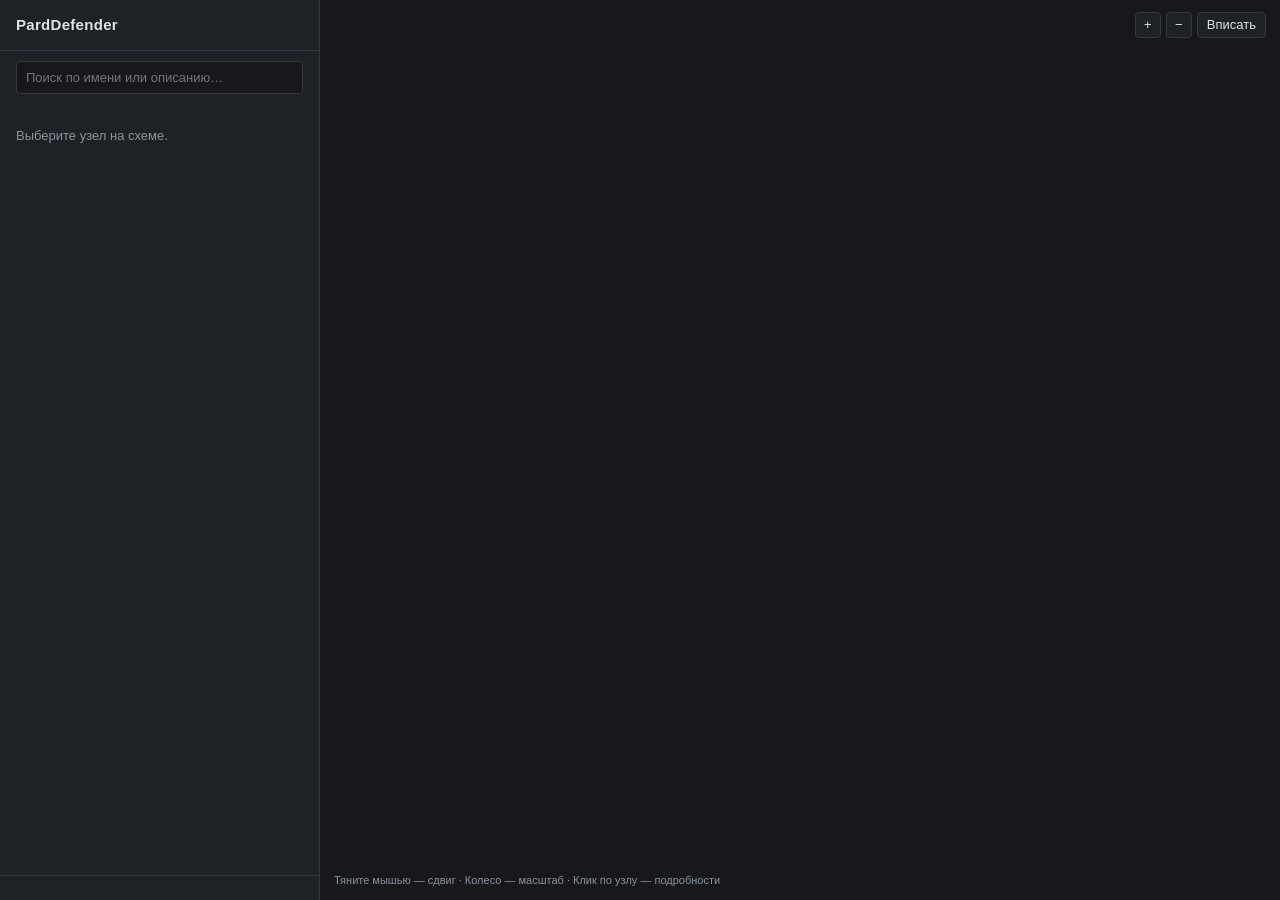
<file: tools/map-template.html>
<!DOCTYPE html>
<!-- @map role: Шаблон визуальной карты: граф с панорамированием, зумом, поиском и подробностями по клику.  @map status: ready  @map layer: tools -->
<html lang="ru">
<head>
<meta charset="utf-8">
<title>PardDefender — карта проекта</title>
<style>
:root {
    --bg: #16181c;
    --surface: #1e2126;
    --surface-2: #262a30;
    --line: #343941;
    --text: #dfe3e8;
    --dim: #8b939e;
}
* { box-sizing: border-box; }
html, body {
    margin: 0; height: 100%; overflow: hidden;
    background: var(--bg); color: var(--text);
    font: 13px/1.5 "Segoe UI", "Helvetica Neue", Arial, sans-serif;
}
#app { display: flex; height: 100%; }

/* ------------------------------------------------------------------ chrome */
#side {
    width: 320px; flex: none; display: flex; flex-direction: column;
    border-right: 1px solid var(--line); background: var(--surface);
}
#head { padding: 14px 16px 10px; border-bottom: 1px solid var(--line); }
#head h1 { margin: 0 0 3px; font-size: 15px; letter-spacing: .02em; }
#head .meta { color: var(--dim); font-size: 11px; }

#search {
    margin: 10px 16px; padding: 6px 9px; background: var(--bg);
    border: 1px solid var(--line); border-radius: 4px;
    color: var(--text); font: inherit;
}
#search:focus { outline: none; border-color: #5b8fd0; }

#filters { padding: 0 16px 10px; display: flex; flex-wrap: wrap; gap: 5px; }
.chip {
    padding: 3px 8px; border-radius: 11px; border: 1px solid var(--line);
    background: transparent; color: var(--dim); cursor: pointer;
    font: inherit; font-size: 11px;
}
.chip:hover { color: var(--text); }
.chip.on { border-color: currentColor; }

#detail { flex: 1 1 auto; overflow-y: auto; padding: 12px 16px 20px; }
#detail h2 { margin: 0 0 2px; font-size: 14px; }
#detail .path { color: var(--dim); font-size: 11px; word-break: break-all; margin-bottom: 10px; }
#detail .role { margin: 10px 0; line-height: 1.55; }
#detail .badge {
    display: inline-block; padding: 2px 8px; border-radius: 10px;
    font-size: 11px; margin: 0 5px 5px 0;
}
#detail h3 {
    margin: 16px 0 6px; font-size: 10px; letter-spacing: .12em;
    color: var(--dim); text-transform: uppercase; font-weight: 600;
}
#detail ul { margin: 0; padding-left: 16px; }
#detail li { margin-bottom: 3px; cursor: pointer; }
#detail li:hover { color: #fff; text-decoration: underline; }
#detail .empty { color: var(--dim); }
#legend { padding: 12px 16px; border-top: 1px solid var(--line); font-size: 11px; }
#legend div { display: flex; align-items: center; gap: 7px; margin-bottom: 4px; color: var(--dim); }
#legend i { width: 9px; height: 9px; border-radius: 50%; flex: none; }

/* ------------------------------------------------------------------ canvas */
#canvas { flex: 1 1 auto; position: relative; overflow: hidden; cursor: grab; }
#canvas.dragging { cursor: grabbing; }
#hint {
    position: absolute; left: 14px; bottom: 12px; color: var(--dim);
    font-size: 11px; pointer-events: none;
}
#zoombar { position: absolute; right: 14px; top: 12px; display: flex; gap: 5px; }
#zoombar button {
    width: 26px; height: 26px; border-radius: 4px; border: 1px solid var(--line);
    background: var(--surface); color: var(--text); cursor: pointer; font: inherit;
}
#zoombar button:hover { border-color: #5b8fd0; }
#zoombar button.wide { width: auto; padding: 0 9px; }

.node rect.box { stroke-width: 1; }
.node text.title { font-size: 12px; font-weight: 600; fill: var(--text); }
.node text.sub { font-size: 10px; fill: var(--dim); }
.node { cursor: pointer; }
.node.dim { opacity: .18; }
.node.sel rect.box { stroke-width: 2; }
.edge { fill: none; stroke-width: 1.2; }
.edge.dim { opacity: .07; }
.edge.hot { stroke-width: 2; opacity: 1; }
</style>
</head>
<body>
<div id="app">
    <div id="side">
        <div id="head">
            <h1>PardDefender</h1>
            <div class="meta" id="meta"></div>
        </div>
        <input id="search" type="text" placeholder="Поиск по имени или описанию…">
        <div id="filters"></div>
        <div id="detail"><div class="empty">Выберите узел на схеме.</div></div>
        <div id="legend"></div>
    </div>
    <div id="canvas">
        <div id="zoombar">
            <button id="zin" title="Приблизить">+</button>
            <button id="zout" title="Отдалить">−</button>
            <button id="zfit" class="wide" title="Вписать">Вписать</button>
        </div>
        <div id="hint">Тяните мышью — сдвиг · Колесо — масштаб · Клик по узлу — подробности</div>
        <svg id="svg"></svg>
    </div>
</div>

<script>
var DATA = /*__MAP_DATA__*/null;

(function () {
    "use strict";

    var svg = document.getElementById("svg");
    var canvas = document.getElementById("canvas");
    var NS = "http://www.w3.org/2000/svg";

    var byId = {};
    DATA.nodes.forEach(function (n) { byId[n.id] = n; });

    var selected = null;
    var activeLayers = {};
    Object.keys(DATA.layers).forEach(function (k) { activeLayers[k] = true; });
    var query = "";

    var view = { x: 0, y: 0, k: 1 };

    /* ------------------------------------------------------------- drawing */

    function el(name, attrs) {
        var node = document.createElementNS(NS, name);
        Object.keys(attrs || {}).forEach(function (k) {
            node.setAttribute(k, attrs[k]);
        });
        return node;
    }

    var root = el("g", {});
    svg.appendChild(root);

    var defs = el("defs", {});
    svg.appendChild(defs);
    ["#4b535e", "#5b8fd0", "#5ab552", "#c9822e"].forEach(function (color, i) {
        var marker = el("marker", {
            id: "arrow" + i, viewBox: "0 0 8 8", refX: "7", refY: "4",
            markerWidth: "7", markerHeight: "7", orient: "auto-start-reverse"
        });
        marker.appendChild(el("path", { d: "M0,0 L8,4 L0,8 z", fill: color }));
        defs.appendChild(marker);
    });

    var KIND = {
        loads: { color: "#5b8fd0", marker: "arrow1", label: "загружает" },
        uses: { color: "#4b535e", marker: "arrow0", label: "использует" },
        calls: { color: "#c9822e", marker: "arrow3", label: "вызывает" },
        covers: { color: "#5ab552", marker: "arrow2", label: "покрывает тестом" }
    };

    var headingLayer = el("g", {});
    var edgeLayer = el("g", {});
    var nodeLayer = el("g", {});
    root.appendChild(headingLayer);
    root.appendChild(edgeLayer);
    root.appendChild(nodeLayer);

    /* Column captions: the graph should be readable before anything is clicked. */
    (DATA.headings || []).forEach(function (h) {
        var text = el("text", {
            x: h.x, y: h.y, fill: h.color,
            "font-size": "12", "font-weight": "600",
            "letter-spacing": "0.08em"
        });
        text.textContent = h.title.toUpperCase() + "  (" + h.count + ")";
        headingLayer.appendChild(text);
        headingLayer.appendChild(el("line", {
            x1: h.x, y1: h.y + 8, x2: h.x + 196, y2: h.y + 8,
            stroke: h.color, "stroke-opacity": "0.3"
        }));
    });

    /* A gentle S-curve reads far better than a straight line once a few dozen
       edges overlap, and it makes direction obvious without reading the arrow. */
    function curve(a, b) {
        var x1 = a.x + a.w, y1 = a.y + a.h / 2;
        var x2 = b.x, y2 = b.y + b.h / 2;
        if (b.x < a.x) { x1 = a.x; x2 = b.x + b.w; }
        var dx = Math.max(40, Math.abs(x2 - x1) * 0.5);
        return "M" + x1 + "," + y1 +
            " C" + (x1 + (x2 > x1 ? dx : -dx)) + "," + y1 +
            " " + (x2 - (x2 > x1 ? dx : -dx)) + "," + y2 +
            " " + x2 + "," + y2;
    }

    var edgeEls = [], nodeEls = {};

    DATA.edges.forEach(function (e) {
        var a = byId[e.from], b = byId[e.to];
        if (!a || !b) return;
        var kind = KIND[e.kind] || KIND.uses;
        var p = el("path", {
            class: "edge", d: curve(a, b), stroke: kind.color,
            "marker-end": "url(#" + kind.marker + ")"
        });
        edgeLayer.appendChild(p);
        edgeEls.push({ el: p, edge: e });
    });

    DATA.nodes.forEach(function (n) {
        var g = el("g", { class: "node", transform: "translate(" + n.x + "," + n.y + ")" });
        var layer = DATA.layers[n.layer] || { color: "#6c6c6c", title: n.layer };
        var status = DATA.status[n.status] || { color: "#6c6c6c", title: n.status };

        g.appendChild(el("rect", {
            class: "box", width: n.w, height: n.h, rx: 6,
            fill: "#1e2126", stroke: layer.color
        }));
        g.appendChild(el("rect", {
            width: 4, height: n.h, rx: 2, fill: layer.color
        }));

        var title = el("text", { class: "title", x: 14, y: 24 });
        title.textContent = n.name.length > 24 ? n.name.substring(0, 23) + "…" : n.name;
        g.appendChild(title);

        var sub = el("text", { class: "sub", x: 14, y: 42 });
        sub.textContent = layer.title.replace(/\s*\(.*$/, "") + " · " + n.lines + " стр.";
        g.appendChild(sub);

        g.appendChild(el("circle", {
            cx: n.w - 13, cy: 16, r: 4.5, fill: status.color
        }));

        g.onclick = function (event) { event.stopPropagation(); select(n.id); };
        nodeLayer.appendChild(g);
        nodeEls[n.id] = g;
    });

    /* ----------------------------------------------------------- selection */

    function select(id) {
        selected = (selected === id) ? null : id;
        paint();
        renderDetail();
    }

    function visible(n) {
        if (!activeLayers[n.layer]) return false;
        if (!query) return true;
        var haystack = (n.name + " " + n.role + " " + n.id).toLowerCase();
        return haystack.indexOf(query) >= 0;
    }

    function paint() {
        var related = {};
        if (selected) {
            related[selected] = true;
            DATA.edges.forEach(function (e) {
                if (e.from === selected) related[e.to] = true;
                if (e.to === selected) related[e.from] = true;
            });
        }

        DATA.nodes.forEach(function (n) {
            var g = nodeEls[n.id];
            var show = visible(n) && (!selected || related[n.id]);
            g.setAttribute("class", "node" + (show ? "" : " dim") +
                (n.id === selected ? " sel" : ""));
        });

        edgeEls.forEach(function (item) {
            var e = item.edge;
            var touches = selected && (e.from === selected || e.to === selected);
            var shown = visible(byId[e.from]) && visible(byId[e.to]);
            item.el.setAttribute("class", "edge" +
                (touches ? " hot" : (selected || !shown ? " dim" : "")));
        });
    }

    function renderDetail() {
        var box = document.getElementById("detail");
        if (!selected) {
            box.innerHTML = '<div class="empty">Выберите узел на схеме.</div>';
            return;
        }
        var n = byId[selected];
        var layer = DATA.layers[n.layer] || { color: "#6c6c6c", title: n.layer };
        var status = DATA.status[n.status] || { color: "#6c6c6c", title: n.status };

        var out = [];
        out.push("<h2>" + esc(n.name) + "</h2>");
        out.push('<div class="path">' + esc(n.id) + "</div>");
        out.push('<span class="badge" style="background:' + layer.color +
            '22;color:' + layer.color + '">' + esc(layer.title) + "</span>");
        out.push('<span class="badge" style="background:' + status.color +
            '22;color:' + status.color + '">' + esc(status.title) + "</span>");
        out.push('<span class="badge" style="background:#2a2f36;color:#8b939e">' +
            n.lines + " строк</span>");
        out.push('<div class="role">' +
            (n.role ? esc(n.role)
                : '<span class="empty">Описание не задано. Добавьте блок ' +
                  "<code>@map</code> в шапку файла.</span>") + "</div>");
        if (n.note) out.push('<div class="role">' + esc(n.note) + "</div>");

        var out1 = DATA.edges.filter(function (e) { return e.from === n.id; });
        var in1 = DATA.edges.filter(function (e) { return e.to === n.id; });

        if (out1.length) {
            out.push("<h3>Использует</h3><ul>");
            out1.forEach(function (e) {
                out.push('<li data-go="' + esc(e.to) + '">' +
                    esc(byId[e.to].name) + " — " + (KIND[e.kind] || KIND.uses).label + "</li>");
            });
            out.push("</ul>");
        }
        if (in1.length) {
            out.push("<h3>Используется в</h3><ul>");
            in1.forEach(function (e) {
                out.push('<li data-go="' + esc(e.from) + '">' +
                    esc(byId[e.from].name) + " — " + (KIND[e.kind] || KIND.uses).label + "</li>");
            });
            out.push("</ul>");
        }
        if (!out1.length && !in1.length) {
            out.push('<h3>Связи</h3><div class="empty">Ни от чего не зависит и ' +
                "ничем не используется.</div>");
        }

        box.innerHTML = out.join("");
        Array.prototype.forEach.call(box.querySelectorAll("[data-go]"), function (li) {
            li.onclick = function () {
                selected = li.getAttribute("data-go");
                paint(); renderDetail(); centreOn(byId[selected]);
            };
        });
    }

    function esc(v) {
        return String(v || "").replace(/&/g, "&amp;")
            .replace(/</g, "&lt;").replace(/>/g, "&gt;");
    }

    /* -------------------------------------------------------------- chrome */

    document.getElementById("meta").textContent =
        DATA.nodes.length + " файлов · " + DATA.edges.length + " связей · собрано " +
        DATA.builtAt.replace("T", " ").substring(0, 16);

    var filters = document.getElementById("filters");
    Object.keys(DATA.layers).forEach(function (key) {
        var b = document.createElement("button");
        b.className = "chip on";
        b.style.color = DATA.layers[key].color;
        b.textContent = DATA.layers[key].title.replace(/\s*\(.*$/, "");
        b.onclick = function () {
            activeLayers[key] = !activeLayers[key];
            b.className = "chip" + (activeLayers[key] ? " on" : "");
            b.style.color = activeLayers[key] ? DATA.layers[key].color : "";
            paint();
        };
        filters.appendChild(b);
    });

    var legend = document.getElementById("legend");
    var legendHtml = [];
    Object.keys(DATA.status).forEach(function (key) {
        legendHtml.push('<div><i style="background:' + DATA.status[key].color +
            '"></i>' + DATA.status[key].title + "</div>");
    });
    Object.keys(KIND).forEach(function (key) {
        legendHtml.push('<div><i style="background:' + KIND[key].color +
            '"></i>стрелка: ' + KIND[key].label + "</div>");
    });
    legend.innerHTML = legendHtml.join("");

    document.getElementById("search").oninput = function () {
        query = this.value.trim().toLowerCase();
        paint();
    };

    /* ---------------------------------------------------------- pan & zoom */

    function apply() {
        root.setAttribute("transform",
            "translate(" + view.x + "," + view.y + ") scale(" + view.k + ")");
    }

    function fit() {
        var rect = canvas.getBoundingClientRect();
        svg.setAttribute("width", rect.width);
        svg.setAttribute("height", rect.height);

        var k = Math.min(rect.width / (DATA.width + 60),
            rect.height / (DATA.height + 60), 1);
        /*
         * The graph is much wider than it is tall, so a literal fit on a narrow
         * window shrinks the labels to nothing. Below this floor it is better to
         * stay readable and let the reader pan - that is what the whole canvas
         * is for.
         */
        view.k = Math.max(0.5, k);

        var scaledW = DATA.width * view.k;
        var scaledH = DATA.height * view.k;
        /* Centre only what actually fits; otherwise start at the left edge, so
           the host and client columns - the part that matters - are on screen. */
        view.x = scaledW <= rect.width ? (rect.width - scaledW) / 2 : 10;
        view.y = scaledH <= rect.height ? (rect.height - scaledH) / 2 : 10;
        apply();
    }

    function centreOn(n) {
        var rect = canvas.getBoundingClientRect();
        view.x = rect.width / 2 - (n.x + n.w / 2) * view.k;
        view.y = rect.height / 2 - (n.y + n.h / 2) * view.k;
        apply();
    }

    var dragging = false, lastX = 0, lastY = 0;
    canvas.addEventListener("mousedown", function (e) {
        dragging = true; lastX = e.clientX; lastY = e.clientY;
        canvas.className = "dragging";
    });
    window.addEventListener("mousemove", function (e) {
        if (!dragging) return;
        view.x += e.clientX - lastX;
        view.y += e.clientY - lastY;
        lastX = e.clientX; lastY = e.clientY;
        apply();
    });
    window.addEventListener("mouseup", function () {
        dragging = false; canvas.className = "";
    });
    canvas.addEventListener("click", function (e) {
        if (e.target === canvas || e.target === svg) { selected = null; paint(); renderDetail(); }
    });
    canvas.addEventListener("wheel", function (e) {
        e.preventDefault();
        var rect = canvas.getBoundingClientRect();
        var mx = e.clientX - rect.left, my = e.clientY - rect.top;
        var factor = e.deltaY < 0 ? 1.12 : 1 / 1.12;
        var next = Math.max(0.15, Math.min(2.5, view.k * factor));
        /* Keep the point under the cursor fixed while zooming. */
        view.x = mx - (mx - view.x) * (next / view.k);
        view.y = my - (my - view.y) * (next / view.k);
        view.k = next;
        apply();
    }, { passive: false });

    document.getElementById("zin").onclick = function () {
        view.k = Math.min(2.5, view.k * 1.2); apply();
    };
    document.getElementById("zout").onclick = function () {
        view.k = Math.max(0.15, view.k / 1.2); apply();
    };
    document.getElementById("zfit").onclick = fit;
    window.addEventListener("resize", function () {
        var rect = canvas.getBoundingClientRect();
        svg.setAttribute("width", rect.width);
        svg.setAttribute("height", rect.height);
    });

    fit();
    paint();
})();
</script>
</body>
</html>
</file>
<file: premiere/com.pard.defender.uxp/styles.css>
/*
 * PardDefender - Premiere Pro UXP Plugin Styles
 *
 * @map role: Стили темы UXP-панели для Premiere Pro в едином тёмном визуальном стиле PardDefender (идентично After Effects).
 * @map status: ready
 * @map layer: ui
 */

:root {
    --bg: #1e1e1e;
    --surface: #262626;
    --surface-2: #2e2e2e;
    --line: #3a3a3a;
    --text: #d8d8d8;
    --text-dim: #8f8f8f;
    --green: #5ab552;
    --yellow: #d8a13a;
    --red: #d05353;
    --blue: #5b8fd0;
    --grey: #6c6c6c;
}

* {
    box-sizing: border-box;
    margin: 0;
    padding: 0;
}

[hidden] {
    display: none !important;
}

html, body {
    margin: 0;
    padding: 0;
    background: var(--bg);
    color: var(--text);
    font-family: "Segoe UI", -apple-system, BlinkMacSystemFont, Roboto, "Helvetica Neue", Arial, sans-serif;
    font-size: 12px;
    line-height: 1.4;
    user-select: none;
    -webkit-user-select: none;
    overflow-x: hidden;
    overflow-y: auto;
}

.panel-root {
    display: flex;
    flex-direction: column;
    padding: 10px 12px 14px;
    gap: 8px;
    min-height: 100vh;
}

/* ------------------------------------------------------------------ Header */
.head {
    display: flex;
    align-items: baseline;
    justify-content: space-between;
    padding-bottom: 6px;
    border-bottom: 1px solid var(--line);
}

.brand-group {
    display: flex;
    align-items: center;
    gap: 6px;
}

.logo-icon {
    width: 14px;
    height: 14px;
    color: var(--blue);
    flex-shrink: 0;
    display: inline-block;
    vertical-align: middle;
}

.brand {
    font-size: 13px;
    font-weight: 600;
    letter-spacing: 0.04em;
    color: var(--text);
}

.version {
    font-size: 10px;
    color: var(--text-dim);
    margin-left: 2px;
}

.host-badge {
    background: var(--surface-2);
    color: var(--text-dim);
    font-size: 9px;
    padding: 2px 6px;
    border-radius: 3px;
    border: 1px solid var(--line);
    letter-spacing: 0.03em;
}

/* ------------------------------------------------------------ Project Card */
.project-card {
    background: var(--surface);
    border: 1px solid var(--line);
    border-radius: 3px;
    padding: 8px 10px;
    display: flex;
    flex-direction: column;
    gap: 4px;
}

.card-row {
    display: flex;
    align-items: baseline;
    gap: 6px;
    overflow: hidden;
    font-size: 11px;
}

.card-row .label {
    color: var(--text-dim);
    flex-shrink: 0;
    width: 85px;
}

.card-row .val {
    color: var(--text);
    overflow: hidden;
    text-overflow: ellipsis;
    white-space: nowrap;
    flex-grow: 1;
}

.card-row .val.bold {
    font-weight: 600;
}

.card-row .val.mono {
    font-family: Consolas, "Courier New", monospace;
    font-size: 10px;
    color: var(--text-dim);
}

.card-row .val.small {
    font-size: 10px;
}

.status-badge {
    font-size: 9px;
    font-weight: 600;
    padding: 2px 6px;
    border-radius: 2px;
    flex-shrink: 0;
    background: var(--surface-2);
    border: 1px solid var(--line);
    color: var(--text-dim);
    letter-spacing: 0.04em;
}

.status-badge.saved {
    background: #203823;
    border-color: #33552f;
    color: var(--green);
}

.status-badge.unsaved {
    background: #382e1c;
    border-color: #5a4620;
    color: var(--yellow);
}

.status-badge.paused {
    background: #382e1c;
    border-color: #d8a13a;
    color: #ffd166;
    animation: pauseBadgePulse 2s infinite ease-in-out;
}

@keyframes pauseBadgePulse {
    0%, 100% { box-shadow: 0 0 4px rgba(216, 161, 58, 0.3); }
    50% { box-shadow: 0 0 10px rgba(216, 161, 58, 0.65); }
}

.btn-pause-toggle {
    border-color: #4a3e20;
    background: #242017;
    color: #e5c178;
    transition: all 0.25s ease;
}

.btn-pause-toggle:hover:not(:disabled) {
    border-color: var(--yellow);
    color: #fff;
}

.btn-pause-toggle.is-paused {
    border-color: #d8a13a;
    background: #3d2f14;
    color: #ffe082;
    animation: pauseBadgePulse 2s infinite ease-in-out;
}

.btn-pause-action {
    margin-left: auto;
    padding: 2px 8px;
    font-size: 10px;
    letter-spacing: 0.04em;
    flex-shrink: 0;
    border-color: #4a3e20;
    background: #242017;
    color: #e5c178;
    transition: all 0.25s ease;
}

.btn-pause-action:hover:not(:disabled) {
    border-color: var(--yellow);
    background: #332b1c;
    color: #fff;
    box-shadow: 0 0 8px rgba(216, 161, 58, 0.3);
}

.btn-pause-action.is-paused {
    border-color: #d8a13a;
    background: linear-gradient(135deg, #3d2f14 0%, #292010 100%);
    color: #ffe082;
    font-weight: 700;
    animation: pauseBadgePulse 2s infinite ease-in-out;
}

.btn-quick-scan {
    margin-left: 4px;
    padding: 2px 8px;
    font-size: 10px;
    letter-spacing: 0.04em;
    flex-shrink: 0;
    border-color: #3b506b;
    background: #1c2736;
    color: #9eccf7;
}

.btn-quick-scan:hover:not(:disabled) {
    border-color: var(--blue);
    background: #25364b;
    color: #fff;
}

/* ---------------------------------------------------------------- Navigation Tabs */
.tabs-bar {
    display: flex;
    flex-wrap: wrap;
    gap: 3px;
    padding-bottom: 6px;
    border-bottom: 1px solid var(--line);
}

.tab-btn {
    -webkit-appearance: none;
    appearance: none;
    outline: none;
    padding: 4px 8px;
    border: 1px solid transparent;
    border-radius: 3px;
    background: transparent;
    color: var(--text-dim);
    font: inherit;
    font-size: 10px;
    font-weight: 600;
    letter-spacing: 0.05em;
    cursor: pointer;
    white-space: nowrap;
    transition: all 0.15s ease;
    display: inline-flex;
    align-items: center;
    gap: 4px;
}

.tab-btn:hover {
    color: var(--text);
    background: var(--surface);
}

.tab-btn.is-active {
    color: var(--text);
    background: var(--surface-2);
    border-color: var(--line);
}

.tab-badge {
    margin-left: 4px;
    color: var(--yellow);
    background: transparent;
    font-size: 10px;
    font-weight: 700;
    padding: 0;
    border-radius: 0;
}

.tab-pane {
    display: flex;
    flex-direction: column;
    gap: 8px;
}

/* ----------------------------------------------------------------- Actions & Buttons */
.actions-bar {
    display: flex;
    align-items: center;
    gap: 8px;
}

button, .btn {
    -webkit-appearance: none;
    appearance: none;
    outline: none;
    border-radius: 3px;
    border: 1px solid var(--line);
    background: var(--surface-2);
    color: var(--text);
    font: inherit;
    font-size: 11px;
    font-weight: 600;
    letter-spacing: 0.06em;
    padding: 8px 12px;
    cursor: pointer;
    transition: all 0.15s ease;
    box-sizing: border-box;
    display: inline-flex;
    align-items: center;
    justify-content: center;
    gap: 6px;
}

button:hover:not(:disabled), .btn:hover:not(:disabled) {
    border-color: var(--blue);
    color: #fff;
    background: #253347;
}

button:active:not(:disabled), .btn:active:not(:disabled) {
    background: #1c2736;
}

button:disabled, .btn:disabled {
    opacity: 0.4;
    cursor: default;
}

.btn-primary {
    border-color: var(--line);
    background: var(--surface-2);
    color: var(--text);
}

.btn-primary:hover:not(:disabled) {
    border-color: var(--blue);
    color: #fff;
    background: #253347;
}

.btn-ae {
    border-color: #2d5885;
    background: #182b40;
    color: #70b8ff;
}

.btn-ae:hover:not(:disabled) {
    border-color: #4a8ee0;
    background: #223f60;
    color: #ffffff;
}

.btn-unused {
    border-color: #554425;
    background: #2a2212;
    color: #e5b964;
}

.btn-unused:hover:not(:disabled) {
    border-color: #d8a13a;
    background: #3b2f18;
    color: #ffffff;
    box-shadow: 0 0 8px rgba(216, 161, 58, 0.25);
}

.btn-mini {
    padding: 2px 7px;
    font-size: 9px;
    border-radius: 2px;
    flex-shrink: 0;
    line-height: 1.3;
}

.btn-relink-item {
    border-color: #2d5885;
    background: #182b40;
    color: #70b8ff;
}

.btn-relink-item:hover:not(:disabled) {
    border-color: #4a8ee0;
    background: #223f60;
    color: #ffffff;
}

.btn-warn {
    border-color: #5c2d2d !important;
    color: var(--red) !important;
    background: var(--surface-2) !important;
}

.btn-warn:hover:not(:disabled) {
    border-color: var(--red) !important;
    color: #fff !important;
    background: #3a2323 !important;
}

.btn-icon {
    font-size: 12px;
    line-height: 1;
    display: inline-block;
    vertical-align: middle;
}

.scan-indicator {
    color: var(--blue);
    font-size: 11px;
    font-style: italic;
}

/* ------------------------------------------------------------------- Stats Bar */
.stats-bar {
    display: flex;
    flex-wrap: wrap;
    gap: 6px;
}

.stat-pill {
    background: var(--surface);
    border: 1px solid var(--line);
    border-radius: 3px;
    padding: 3px 8px;
    font-size: 11px;
    color: var(--text-dim);
}

.stat-num {
    font-weight: 600;
    color: var(--text);
    margin-right: 3px;
}

/* --------------------------------------------------------------------- Banners */
.alert-banner {
    padding: 8px 10px;
    border-radius: 3px;
    font-size: 11px;
    line-height: 1.4;
    border: 1px solid var(--line);
}

.alert-info {
    background: #192736;
    border-color: #2f4560;
    color: #8fc2f7;
}

.alert-warn {
    background: #382e1c;
    border-color: #5a4620;
    color: var(--yellow);
}

.alert-ae {
    background: #132438;
    border-color: #254b73;
    color: #8ac0f9;
}

.alert-good {
    background: #19311e;
    border-color: #275231;
    color: #7de875;
}

.alert-bad {
    background: #381919;
    border-color: #5c2424;
    color: #f78f8f;
}

/* --------------------------------------------------------------- Items Section */
.items-section {
    display: flex;
    flex-direction: column;
    gap: 6px;
    flex-grow: 1;
}

.section-title {
    color: var(--text-dim);
    font-size: 10px;
    font-weight: 600;
    letter-spacing: 0.1em;
    padding: 2px 0;
    text-transform: uppercase;
}

.items-list, .duplicates-list {
    display: flex;
    flex-direction: column;
    gap: 4px;
    max-height: 480px;
    overflow-y: auto;
    padding-right: 2px;
}

.empty-state {
    padding: 20px 14px;
    text-align: center;
    color: var(--text-dim);
    border: 1px dashed var(--line);
    border-radius: 3px;
    background: var(--surface);
    font-size: 11px;
    line-height: 1.5;
}

.media-item-card {
    background: var(--surface);
    border: 1px solid var(--line);
    border-radius: 3px;
    padding: 6px 8px;
    display: flex;
    flex-direction: column;
    gap: 3px;
    transition: all 0.15s ease;
    cursor: pointer;
    user-select: none;
}

.media-item-card:hover {
    border-color: var(--blue);
    background: var(--surface-2);
    box-shadow: 0 0 6px rgba(0, 115, 230, 0.18);
}

.media-item-card:active {
    background: var(--surface);
    border-color: var(--accent);
}

.item-top {
    display: flex;
    align-items: center;
    gap: 6px;
}

.media-view-controls { display: flex; flex-wrap: wrap; align-items: center; margin: 6px 0; }
.media-view-controls select { flex: 1 1 130px; min-width: 0; margin: 0 5px 4px 0; background-color: #272727; color: #ccc; border: 1px solid #444; border-radius: 3px; padding: 4px; font-size: 11px; }
.media-view-count { color: #999; font-size: 11px; }
.media-group-heading { flex-shrink: 0; padding: 6px 8px; background-color: #1e1e1e; color: #aaa; font-size: 11px; }
.media-type-label { font-size: 10px; color: #aaa; }
.media-item-card.media-video { background-color: #272727; }
.media-item-card.media-image { background-color: #2b2b2b; }
.media-item-card.media-audio { background-color: #242424; }
.media-item-card.media-sequence { background-color: #303030; }
.media-item-card.media-other { background-color: #262626; }
.media-item-card.in-bin { border-left: 2px solid #4b4b4b; }

.item-name {
    font-weight: 600;
    color: var(--text);
    flex-grow: 1;
    overflow: hidden;
    text-overflow: ellipsis;
    white-space: nowrap;
    font-size: 11px;
}

.status-badge-loc {
    font-size: 9px;
    font-weight: 600;
    padding: 1px 5px;
    border-radius: 2px;
    letter-spacing: 0.03em;
    flex-shrink: 0;
}

.status-badge-loc.internal {
    background: #203823;
    border: 1px solid #33552f;
    color: var(--green);
}

.status-badge-loc.external {
    background: #382e1c;
    border: 1px solid #5a4620;
    color: var(--yellow);
}

.status-badge-loc.ae-protected {
    background: #1e334a;
    border: 1px solid #2d5885;
    color: #70b8ff;
}

.status-badge-loc.shared {
    background: #203d36;
    border: 1px solid #2c6356;
    color: #5ce6be;
}

.status-badge-loc.timeline-used {
    background: #153238;
    border: 1px solid #225a66;
    color: #4dd0e1;
}

.status-badge-loc.timeline-unused {
    background: #24272c;
    border: 1px solid #3a3f47;
    color: var(--text-dim);
}

.class-badge {
    font-size: 9px;
    font-weight: 600;
    padding: 1px 5px;
    border-radius: 2px;
    border: 1px solid var(--line);
    background: var(--surface-2);
    color: var(--text-dim);
    text-transform: uppercase;
    flex-shrink: 0;
}

.class-badge.clip { border-color: #2f4560; color: var(--blue); background: #192736; }
.class-badge.sequence { border-color: #4a2c5a; color: #d08cff; background: #2a1b33; }
.class-badge.offline { border-color: #5c2d2d; color: var(--red); background: #3a2323; }
.class-badge.generated { border-color: #484b25; color: #c4d955; background: #272a18; }
.class-badge.multicam { border-color: #254a48; color: #5ce6dc; background: #182827; }
.class-badge.merged { border-color: #5a4620; color: var(--yellow); background: #382e1c; }

.proxy-badge {
    font-size: 9px;
    font-weight: 600;
    padding: 1px 5px;
    border-radius: 2px;
    background: #192736;
    border: 1px solid #2f4560;
    color: var(--blue);
    flex-shrink: 0;
}

.item-meta {
    display: flex;
    flex-direction: column;
    gap: 1px;
}

.item-bin {
    font-size: 10px;
    color: var(--text-dim);
}

.item-path {
    font-family: Consolas, "Courier New", monospace;
    font-size: 10px;
    color: var(--text-dim);
    overflow: hidden;
    text-overflow: ellipsis;
    white-space: nowrap;
}

/* ------------------------------------------------------------ Duplicates Tab */
.duplicates-progress-box {
    background: var(--surface);
    border: 1px solid var(--line);
    border-radius: 3px;
    padding: 8px;
    display: flex;
    flex-direction: column;
    gap: 6px;
}

.duplicates-progress-stats {
    font-size: 10px;
    color: var(--text-dim);
}

.duplicates-progress-bar {
    height: 4px;
    background: var(--surface-2);
    border-radius: 2px;
    overflow: hidden;
}

.duplicates-progress-fill {
    height: 100%;
    background: var(--blue);
    transition: width 0.2s;
}

.duplicates-summary {
    font-size: 11px;
    font-weight: 600;
    color: var(--green);
    padding: 4px 0;
}

.duplicate-group {
    background: var(--surface);
    border: 1px solid var(--line);
    border-radius: 3px;
    padding: 8px 10px;
    display: flex;
    flex-direction: column;
    gap: 6px;
}

.duplicate-group-head {
    display: flex;
    justify-content: space-between;
    align-items: center;
}

.duplicate-group-title {
    font-weight: 600;
    color: var(--text);
    font-size: 11px;
}

.duplicate-group-reclaim {
    color: var(--green);
    font-weight: 600;
    font-size: 11px;
}

.duplicate-group-rec {
    font-size: 10px;
    color: var(--text-dim);
}

.duplicate-file-row {
    background: var(--surface-2);
    border: 1px solid var(--line);
    border-radius: 3px;
    padding: 5px 7px;
    display: flex;
    flex-direction: column;
    gap: 2px;
}

.duplicate-file-row.is-canonical {
    border-color: #33552f;
    background: #1e281f;
}

.duplicate-file-top {
    display: flex;
    align-items: center;
    gap: 6px;
}

.duplicate-file-top input[type="radio"] {
    margin: 0;
    cursor: pointer;
}

.canonical-badge {
    background: #203823;
    border: 1px solid #33552f;
    color: var(--green);
    font-size: 9px;
    font-weight: 600;
    padding: 1px 5px;
    border-radius: 2px;
}

.duplicate-file-path {
    font-family: Consolas, "Courier New", monospace;
    font-size: 10px;
    color: var(--text-dim);
    overflow: hidden;
    text-overflow: ellipsis;
    white-space: nowrap;
    flex-grow: 1;
}

.duplicate-group-actions {
    display: flex;
    justify-content: flex-end;
    padding-top: 4px;
}

/* ------------------------------------------------------------------- Log Tab */
.log-box {
    background: var(--surface);
    border: 1px solid var(--line);
    border-radius: 3px;
    padding: 8px;
    font-family: Consolas, "Courier New", monospace;
    font-size: 12px;
    color: var(--text-dim);
    height: 420px;
    min-height: 180px;
    overflow-x: hidden;
    overflow-y: auto;
    display: block;
}

.log-line {
    display: block;
    flex-shrink: 0;
    min-height: 22px;
    padding: 5px 0;
    margin-bottom: 3px;
    border-bottom: 1px solid var(--line);
    white-space: pre-wrap;
    overflow-wrap: break-word;
    word-break: break-all;
    line-height: 18px;
    user-select: text;
    -webkit-user-select: text;
}

.log-line.neutral { color: var(--text-dim); }
.log-line.work { color: var(--blue); }
.log-line.good { color: var(--green); }
.log-line.bad { color: var(--red); }
.log-line.warn { color: var(--yellow); }
</file>
<file: extension/com.pard.defender/client/styles.css>
/* @map role: Оформление панели под тёмный интерфейс After Effects.  @map status: ready  @map layer: ui */
/* PardDefender panel. Tuned to the After Effects dark UI: flat surfaces, one
   accent, no gradients competing with the application chrome. */

:root {
    --bg: #1e1e1e;
    --surface: #262626;
    --surface-2: #2e2e2e;
    --line: #3a3a3a;
    --text: #d8d8d8;
    --text-dim: #8f8f8f;
    --green: #5ab552;
    --yellow: #d8a13a;
    --red: #d05353;
    --blue: #5b8fd0;
    --grey: #6c6c6c;
}

* { box-sizing: border-box; }

/*
 * Панель прячет блоки атрибутом `hidden`, и это единственный способ, которым
 * она это делает. Но `hidden` живёт только в стилях браузера по умолчанию, и
 * ЛЮБОЕ авторское `display:` его перебивает. Десять блоков здесь ставили себе
 * `display: flex` - и вкладки, баннер обновления, легенда и панели вкладок
 * получали `hidden`, оставаясь на экране. Снаружи это выглядело как мёртвые
 * кнопки: разметка переключалась, картинка - нет.
 *
 * Это правило делает `hidden` тем, чем он назван. `!important` здесь по делу:
 * "спрятано" не должно проигрывать оформлению ни при какой специфичности.
 * Никакое другое `display:` в этом файле не имеет права на `!important`.
 */
[hidden] { display: none !important; }

html, body {
    margin: 0;
    padding: 0;
    background: var(--bg);
    color: var(--text);
    font-family: "Segoe UI", "Helvetica Neue", Arial, sans-serif;
    font-size: 12px;
    -webkit-user-select: none;
    user-select: none;
}

.panel {
    padding: 10px 12px 14px;
    display: flex;
    flex-direction: column;
    gap: 8px;
}

.head {
    display: flex;
    align-items: baseline;
    justify-content: space-between;
}

.head-actions {
    display: flex;
    align-items: center;
    gap: 6px;
}

.head-scan-btn {
    padding: 0 4px;
    font-size: 13px;
    line-height: 1;
    cursor: pointer;
    color: var(--text-dim);
    background: transparent;
    border: none;
    border-radius: 2px;
}

.head-scan-btn:hover:not(:disabled) {
    color: var(--blue);
}

.head-scan-btn:disabled {
    opacity: 0.3;
    cursor: default;
}

.head-pause-btn {
    padding: 0 4px;
    font-size: 13px;
    line-height: 1;
    cursor: pointer;
    color: var(--text-dim);
    background: transparent;
    border: none;
    border-radius: 2px;
    transition: all 0.25s cubic-bezier(0.2, 0.8, 0.2, 1);
}

.head-pause-btn:hover:not(:disabled) {
    color: var(--yellow);
    transform: scale(1.15);
}

.head-pause-btn.is-paused {
    color: var(--yellow);
    animation: headPausePulse 1.8s infinite ease-in-out;
}

@keyframes headPausePulse {
    0%, 100% {
        transform: scale(1);
        filter: drop-shadow(0 0 1px rgba(216, 161, 58, 0.4));
    }
    50% {
        transform: scale(1.18);
        filter: drop-shadow(0 0 6px rgba(255, 209, 102, 0.85));
    }
}

.brand {
    font-size: 13px;
    font-weight: 600;
    letter-spacing: 0.04em;
}

.version {
    font-size: 10px;
    color: var(--text-dim);
}

/* ------------------------------------------------------------------ progress */

.scan-progress-bar {
    height: 3px;
    width: 100%;
    background: var(--surface-2);
    border-radius: 2px;
    overflow: hidden;
    position: relative;
    margin-bottom: -2px;
}

.scan-progress-fill {
    position: absolute;
    top: 0;
    left: 0;
    height: 100%;
    width: 45%;
    background: linear-gradient(90deg, transparent, var(--blue), transparent);
    animation: scanProgressAnim 1.2s infinite ease-in-out;
}

@keyframes scanProgressAnim {
    0% { left: -45%; }
    100% { left: 100%; }
}

/* ------------------------------------------------------------------ update */

.update {
    display: flex;
    flex-direction: column;
    gap: 6px;
    padding: 8px 10px;
    border: 1px solid #33506b;
    border-left: 3px solid var(--blue);
    border-radius: 3px;
    background: #1f2733;
}

.update-head {
    display: flex;
    align-items: center;
    justify-content: space-between;
    gap: 6px;
}

.update-title {
    color: var(--blue);
    font-weight: 600;
}

.update-summary {
    color: var(--text-dim);
    line-height: 1.4;
    font-size: 11px;
}

.update-changelog-container {
    display: flex;
    flex-direction: column;
    gap: 4px;
    margin-top: 2px;
}

.update-toggle-changelog {
    align-self: flex-start;
    padding: 0;
    font-size: 11px;
    color: var(--blue);
}

.update-changelog {
    background: var(--surface);
    border: 1px solid var(--line);
    border-radius: 3px;
    padding: 6px 8px;
    max-height: 130px;
    overflow-y: auto;
    font-size: 11px;
    color: var(--text);
    line-height: 1.45;
}

.update-changelog ul {
    margin: 0;
    padding-left: 16px;
}

.update-changelog li {
    margin-bottom: 3px;
}

.update-changelog li:last-child {
    margin-bottom: 0;
}

.update-progress-bar {
    height: 4px;
    background: var(--surface-2);
    border-radius: 2px;
    overflow: hidden;
    margin-top: 2px;
}

.update-progress-fill {
    height: 100%;
    background: var(--green);
    width: 0%;
    transition: width 0.2s ease;
}

.update-message {
    font-size: 11px;
    line-height: 1.4;
    padding: 6px 8px;
    border-radius: 3px;
    background: var(--surface-2);
    color: var(--text);
    border-left: 3px solid var(--blue);
}

.update-message.success {
    border-left-color: var(--green);
    background: #212c1f;
    color: #9fd9b8;
}

.update-message.error {
    border-left-color: var(--red);
    background: #331f1f;
    color: #e09f9f;
}

.update-actions {
    display: flex;
    align-items: center;
    gap: 8px;
    margin-top: 2px;
}

.btn-update-install {
    width: auto !important;
    padding: 5px 10px !important;
    background: #2e4d29 !important;
    border: 1px solid var(--green) !important;
    color: #fff !important;
    font-size: 11px !important;
    letter-spacing: 0.03em !important;
    border-radius: 3px !important;
    cursor: pointer !important;
    flex: none !important;
}

.btn-update-install:hover:not(:disabled) {
    background: #3d6836 !important;
}

.btn-update-install:disabled {
    opacity: 0.5 !important;
    cursor: default !important;
}

/* ------------------------------------------------------------------ status */

.status {
    padding: 9px 10px;
    border-radius: 3px;
    border: 1px solid var(--line);
    background: var(--surface);
    font-size: 12px;
    font-weight: 600;
    letter-spacing: 0.06em;
    text-align: center;
}

.status.green  { color: var(--green);  border-color: #33552f; }
.status.yellow { color: var(--yellow); border-color: #5a4620; }
.status.red    { color: var(--red);    border-color: #5c2d2d; }
.status.blue   { color: var(--blue);   border-color: #2f4560; }
.status.neutral { color: var(--text-dim); }

.note {
    color: var(--text-dim);
    line-height: 1.45;
    padding: 0 2px;
}

.scan-now-btn {
    align-self: center;
    font-size: 11px;
    padding: 4px 10px;
    border: 1px solid var(--line);
    border-radius: 3px;
    background: var(--surface-2);
    color: var(--blue);
    cursor: pointer;
    margin-top: 2px;
    letter-spacing: 0.03em;
    transition: all 0.15s ease;
}

.scan-now-btn:hover {
    border-color: var(--blue);
    color: #fff;
    background: #253347;
}

.workspace-row {
    display: flex;
    align-items: center;
    gap: 6px;
    padding: 0 2px;
    min-width: 0;
}

.workspace-label { color: var(--text-dim); flex: none; }

.workspace {
    flex: 1 1 auto;
    min-width: 0;
    overflow: hidden;
    text-overflow: ellipsis;
    white-space: nowrap;
    font-weight: 600;
}

.link {
    flex: none;
    background: none;
    border: none;
    color: var(--blue);
    cursor: pointer;
    padding: 2px 4px;
    font: inherit;
}

.link:hover { text-decoration: underline; }

.counts, .render-comps {
    color: var(--text-dim);
    padding: 0 2px;
    line-height: 1.45;
}

.render-comps { font-size: 11px; }

/* ------------------------------------------------------------------ action */

.primary {
    width: 100%;
    padding: 9px 10px;
    border-radius: 3px;
    border: 1px solid var(--line);
    background: var(--surface-2);
    color: var(--text);
    font: inherit;
    font-weight: 600;
    letter-spacing: 0.06em;
    cursor: pointer;
}

.primary:hover:not(:disabled) { border-color: var(--blue); color: #fff; }
.primary:disabled { opacity: 0.4; cursor: default; }

.primary.btn-scan-action {
    border-color: #2f4963;
    background: #1c2736;
    color: #9eccf7;
    margin-bottom: 2px;
}

.primary.btn-scan-action:hover:not(:disabled) {
    border-color: var(--blue);
    background: #25364b;
    color: #fff;
}

.primary.btn-pause-action {
    border-color: #4a3e20;
    background: #242017;
    color: #e5c178;
    margin-bottom: 2px;
    transition: all 0.3s cubic-bezier(0.2, 0.8, 0.2, 1);
    position: relative;
    overflow: hidden;
}

.primary.btn-pause-action:hover:not(:disabled) {
    border-color: var(--yellow);
    background: #332b1c;
    color: #fff;
    box-shadow: 0 0 8px rgba(216, 161, 58, 0.3);
}

.primary.btn-pause-action.is-paused {
    border-color: #d8a13a;
    background: linear-gradient(135deg, #3d2f14 0%, #292010 100%);
    color: #ffe082;
    font-weight: 700;
    animation: pauseActionPulse 2s infinite ease-in-out;
    box-shadow: 0 0 12px rgba(216, 161, 58, 0.35);
}

.primary.btn-pause-action.is-paused:hover:not(:disabled) {
    border-color: #ffd54f;
    background: linear-gradient(135deg, #4d3c19 0%, #352a15 100%);
    color: #ffffff;
    box-shadow: 0 0 18px rgba(255, 213, 79, 0.6);
}

@keyframes pauseActionPulse {
    0%, 100% {
        box-shadow: 0 0 6px rgba(216, 161, 58, 0.25);
        border-color: #d8a13a;
    }
    50% {
        box-shadow: 0 0 16px rgba(216, 161, 58, 0.55), inset 0 0 8px rgba(216, 161, 58, 0.2);
        border-color: #ffc107;
    }
}

.busy {
    color: var(--blue);
    text-align: center;
    font-size: 11px;
    overflow: hidden;
    text-overflow: ellipsis;
    white-space: nowrap;
}

/* ----------------------------------------------------------- scan-progress */

.scan-progress-box {
    display: flex;
    flex-direction: column;
    gap: 5px;
    padding: 8px 10px;
    background: #19222d;
    border: 1px solid #2d3c50;
    border-radius: 4px;
    margin: 4px 0;
}

.scan-progress-box[hidden] {
    display: none;
}

.scan-progress-label {
    font-size: 11px;
    font-weight: 600;
    color: #cbd5e1;
}

.scan-progress-track {
    height: 4px;
    background: var(--surface-2);
    border-radius: 2px;
    overflow: hidden;
    position: relative;
}

.scan-progress-fill {
    position: absolute;
    top: 0;
    left: 0;
    height: 100%;
    width: 40%;
    background: var(--blue);
    border-radius: 2px;
    animation: scanIndeterminate 1.2s infinite ease-in-out;
}

@keyframes scanIndeterminate {
    0% { left: -40%; width: 40%; }
    50% { width: 60%; }
    100% { left: 100%; width: 40%; }
}

.scan-progress-stats {
    font-size: 10px;
    color: var(--text-dim);
}

.action-feedback {
    margin: 4px 0 2px 0;
    padding: 6px 10px;
    border-radius: 3px;
    font-size: 11px;
    line-height: 1.4;
    text-align: center;
    font-weight: 500;
    transition: all 0.2s ease;
    word-break: break-word;
}

.action-feedback[hidden] {
    display: none;
}

.action-feedback.good {
    background: rgba(46, 204, 113, 0.15);
    border: 1px solid rgba(46, 204, 113, 0.4);
    color: #4ade80;
}

.action-feedback.warn {
    background: rgba(241, 196, 15, 0.15);
    border: 1px solid rgba(241, 196, 15, 0.4);
    color: #facc15;
}

.action-feedback.bad {
    background: rgba(231, 76, 60, 0.15);
    border: 1px solid rgba(231, 76, 60, 0.4);
    color: #f87171;
}

.action-feedback.work {
    background: rgba(74, 144, 226, 0.15);
    border: 1px solid rgba(74, 144, 226, 0.4);
    color: #70b4fc;
}

/* -------------------------------------------------------------------- disk */

.disk-row { display: flex; flex-direction: column; gap: 4px; padding: 0 2px; }
.disk-label { color: var(--text-dim); font-size: 11px; }

.disk-bar {
    height: 4px;
    border-radius: 2px;
    background: var(--surface-2);
    overflow: hidden;
}

.disk-fill {
    height: 100%;
    width: 0;
    background: var(--green);
    transition: width 0.4s ease;
}

.disk-fill.warn { background: var(--yellow); }
.disk-fill.critical { background: var(--red); }

/* ---------------------------------------------------------------- settings */

.settings {
    display: flex;
    flex-direction: column;
    gap: 6px;
    padding: 8px 10px;
    border: 1px solid var(--line);
    border-radius: 3px;
    background: var(--surface);
}

.check {
    display: flex;
    align-items: center;
    gap: 7px;
    cursor: pointer;
    line-height: 1.3;
}

.check input { margin: 0; flex: none; cursor: pointer; }

.field {
    display: flex;
    align-items: center;
    gap: 6px;
    color: var(--text-dim);
}

.field input {
    width: 52px;
    padding: 3px 5px;
    background: var(--bg);
    border: 1px solid var(--line);
    border-radius: 2px;
    color: var(--text);
    font: inherit;
    text-align: right;
}

.field input:focus { outline: none; border-color: var(--blue); }

/* ------------------------------------------------------------ queue + log */

.section-title {
    color: var(--text-dim);
    font-size: 10px;
    letter-spacing: 0.1em;
    padding: 2px;
}

.queue, .log {
    display: flex;
    flex-direction: column;
    border: 1px solid var(--line);
    border-radius: 3px;
    background: var(--surface);
    max-height: 190px;
    overflow-y: auto;
}

.queue-row {
    display: flex;
    align-items: center;
    gap: 7px;
    padding: 5px 8px;
    border-bottom: 1px solid var(--line);
    cursor: pointer;
    min-width: 0;
}

.queue-row:last-child { border-bottom: none; }
.queue-row:hover { background: var(--surface-2); }

.dot {
    flex: none;
    width: 6px;
    height: 6px;
    border-radius: 50%;
    background: var(--grey);
}

.dot.yellow { background: var(--yellow); }
.dot.red { background: var(--red); }
.dot.grey { background: var(--grey); }

.queue-name {
    flex: 1 1 auto;
    min-width: 0;
    overflow: hidden;
    text-overflow: ellipsis;
    white-space: nowrap;
}

.queue-target {
    flex: none;
    color: var(--text-dim);
    font-size: 11px;
    max-width: 46%;
    overflow: hidden;
    text-overflow: ellipsis;
    white-space: nowrap;
}

.log-row {
    padding: 4px 8px;
    border-bottom: 1px solid var(--line);
    color: var(--text-dim);
    font-size: 11px;
    line-height: 1.4;
}

.log-row:last-child { border-bottom: none; }
.log-row.good { color: var(--green); }
.log-row.warn { color: var(--yellow); }
.log-row.bad { color: var(--red); }
.log-row.work { color: var(--blue); }

::-webkit-scrollbar { width: 8px; }
::-webkit-scrollbar-track { background: var(--bg); }
::-webkit-scrollbar-thumb { background: #3f3f3f; border-radius: 4px; }
::-webkit-scrollbar-thumb:hover { background: #4d4d4d; }

/* ------------------------------------------------------------ update banner */

.update {
    display: flex;
    flex-direction: column;
    gap: 4px;
    padding: 8px 10px;
    border: 1px solid #2f4560;
    border-left: 3px solid var(--blue);
    border-radius: 3px;
    background: #21293a;
}

.update-head {
    display: flex;
    align-items: center;
    justify-content: space-between;
    gap: 6px;
}

.update-title { color: var(--text); }
.update-title b { color: var(--blue); }

.update-summary {
    color: var(--text-dim);
    line-height: 1.45;
}

.update-actions { display: flex; align-items: center; gap: 10px; }
.update .link { padding-left: 0; }
.link.dim { color: var(--text-dim); }
.link.dim:hover { color: var(--text); }

/*
 * The dismiss control used to be a bare ✕ in --text-dim, and the owner could
 * not find it. A close button has to look like one: a real outline, a real
 * hit area, and a plain "Скрыть" next to the release link for anyone who
 * looks for words rather than for a glyph.
 */
.close {
    flex: none;
    width: 20px;
    height: 20px;
    padding: 0;
    border: 1px solid var(--line);
    border-radius: 3px;
    background: var(--surface-2);
    color: var(--text);
    font: inherit;
    font-size: 12px;
    line-height: 1;
    cursor: pointer;
}

.close:hover { border-color: var(--red); color: #fff; background: #3a2323; }

.icon {
    flex: none;
    background: none;
    border: none;
    color: var(--text-dim);
    cursor: pointer;
    font: inherit;
    line-height: 1;
    padding: 2px 4px;
    border-radius: 2px;
}

.icon:hover { color: var(--text); background: var(--surface-2); }
.icon:disabled { opacity: 0.4; cursor: default; }
.icon.busy { opacity: 0.4; cursor: default; }

.primary.danger { border-color: #5c2d2d; color: var(--red); }
.primary.danger:hover:not(:disabled) { border-color: var(--red); color: #fff; }

/* ----------------------------------------------------------------- issues */

.section-title-row {
    display: flex;
    align-items: baseline;
    justify-content: space-between;
    gap: 6px;
}

.issues {
    display: flex;
    flex-direction: column;
    border: 1px solid var(--line);
    border-radius: 3px;
    background: var(--surface);
    max-height: 240px;
    overflow-y: auto;
}

.issue-row {
    display: flex;
    flex-direction: column;
    gap: 3px;
    padding: 6px 8px;
    border-bottom: 1px solid var(--line);
    min-width: 0;
}

.issue-row:last-child { border-bottom: none; }
.issue-row.ignored { opacity: 0.45; }

.issue-head {
    display: flex;
    align-items: center;
    gap: 7px;
    min-width: 0;
}

.issue-name {
    flex: 1 1 auto;
    min-width: 0;
    overflow: hidden;
    text-overflow: ellipsis;
    white-space: nowrap;
    cursor: pointer;
}

.issue-name:hover { color: #fff; text-decoration: underline; }

.issue-text {
    color: var(--text-dim);
    line-height: 1.4;
    padding-left: 13px;
}

.issue-foot {
    display: flex;
    align-items: center;
    justify-content: space-between;
    gap: 6px;
    padding-left: 13px;
}

.issue-schedule { color: var(--grey); font-size: 11px; }
.issue-actions { display: flex; gap: 2px; flex: none; }

.dot.blue { background: var(--blue); }
.dot.green { background: var(--green); }

/* ------------------------------------------------------------------ stats */

.stats {
    display: flex;
    flex-direction: column;
    gap: 3px;
    padding: 8px 10px;
    border: 1px solid var(--line);
    border-radius: 3px;
    background: var(--surface);
    color: var(--text-dim);
    line-height: 1.5;
}

.stats b { color: var(--text); font-weight: 600; }
.stats .stat-session { color: var(--green); }

/* ------------------------------------------------------------------ tabs */

/* The panel is 380px of a working screen. Everything that is not needed right
   now lives behind a tab, and a tab with nothing in it is not shown at all. */
.tabs {
    display: flex;
    flex-wrap: wrap;
    gap: 3px;
    padding-bottom: 6px;
    border-bottom: 1px solid var(--line);
}

.tab {
    padding: 4px 7px;
    border: 1px solid transparent;
    border-radius: 3px;
    background: transparent;
    color: var(--text-dim);
    font: inherit;
    font-size: 10px;
    letter-spacing: 0.05em;
    cursor: pointer;
    white-space: nowrap;
}

.tab:hover { color: var(--text); background: var(--surface); }

.tab.active {
    color: var(--text);
    background: var(--surface-2);
    border-color: var(--line);
}

.tab .badge { margin-left: 4px; color: var(--yellow); }
.tab.active .badge { color: var(--yellow); }

.pane { display: flex; flex-direction: column; gap: 8px; }

/* The tab already names the section and carries the count, so the pane opens
   with the one sentence the name does not give: why these are worth a look. */
.layers-note {
    color: var(--text-dim);
    line-height: 1.45;
    padding: 0 2px;
}

/* ----------------------------------------------------------- colour legend */

/* The legend is reference material, not a control: quiet by default, one click
   to fold away, and it stays folded for that project. */
.legend {
    border: 1px solid var(--line);
    border-radius: 3px;
    background: var(--surface);
}

.legend-head {
    display: flex;
    align-items: center;
    justify-content: space-between;
    width: 100%;
    padding: 6px 10px;
    border: 0;
    background: transparent;
    color: inherit;
    font: inherit;
    cursor: pointer;
}

.legend-head:hover { background: var(--surface-2); }
.legend-head:hover .legend-caret { color: var(--text); }

/* The fold control. It was a 10px glyph in the dim text colour and read as
   decoration rather than as something to press. */
.legend-caret {
    flex: none;
    width: 18px;
    color: var(--text-dim);
    font-size: 13px;
    line-height: 1;
    text-align: right;
}

.legend-body {
    display: flex;
    flex-direction: column;
    gap: 8px;
    padding: 0 10px 9px;
}

.legend-rule { display: flex; flex-direction: column; gap: 3px; }

.legend-rule-head { display: flex; align-items: center; gap: 6px; }

.legend-swatch {
    width: 11px;
    height: 11px;
    flex: none;
    border-radius: 2px;
    border: 1px solid rgba(0, 0, 0, 0.45);
}

.legend-name { font-weight: 600; letter-spacing: 0.03em; font-size: 11px; }

.legend-line {
    padding-left: 17px;
    color: var(--text-dim);
    line-height: 1.45;
}

.legend-tail {
    padding-top: 2px;
    border-top: 1px solid var(--line);
    color: var(--text-dim);
    line-height: 1.45;
}

/* -------------------------------------------------------------- cloud row */

.cloud-row {
    display: flex;
    align-items: center;
    justify-content: space-between;
    gap: 8px;
}

.cloud-text { color: var(--text-dim); font-size: 11px; }

/* ---------------------------------------------------------- legacy project */

.legacy-section {
    display: flex;
    flex-direction: column;
    gap: 6px;
    padding: 8px 10px;
    border: 1px solid #33506b;
    border-left: 3px solid var(--blue);
    border-radius: 3px;
    background: #1f2733;
}

.legacy-section .section-title { color: var(--blue); }
.legacy-note { color: var(--text-dim); line-height: 1.45; }
.legacy-note.small { font-size: 11px; }

.wide {
    width: 100%;
    padding: 6px 8px;
    border-radius: 3px;
    border: 1px solid var(--line);
    background: var(--surface-2);
    color: var(--text);
    font: inherit;
    font-size: 11px;
    letter-spacing: 0.04em;
    cursor: pointer;
}

.wide:hover:not(:disabled) { border-color: var(--blue); color: #fff; }
.wide:disabled { opacity: 0.4; cursor: default; }
.wide.confirming { border-color: var(--blue); background: #24384f; color: #fff; }
.wide.danger-line.confirming { border-color: var(--red); background: #3a2323; }

/* ------------------------------------------------------------ unused block */

.disk-project { color: var(--text-dim); font-size: 11px; }

.unused-section {
    display: flex;
    flex-direction: column;
    gap: 6px;
    padding: 8px 10px;
    border: 1px solid #5a4620;
    border-left: 3px solid var(--yellow);
    border-radius: 3px;
    background: #2b2519;
}

.unused-head {
    display: flex;
    align-items: center;
    justify-content: space-between;
    gap: 6px;
}

.unused-title { color: var(--yellow); font-weight: 600; }
.unused-note { color: var(--text-dim); line-height: 1.4; margin-bottom: 4px; }

.btn-sort-unused {
    width: 100%;
    padding: 7px 10px;
    font-size: 11px;
    font-weight: 600;
    letter-spacing: 0.03em;
    cursor: pointer;
    background: #3a68a4;
    border: 1px solid #4a7bc4;
    border-radius: 3px;
    color: #fff;
    transition: background 0.15s ease;
    margin-bottom: 6px;
}

.btn-sort-unused:hover:not(:disabled) {
    background: #4a7bc4;
}

.danger-line {
    width: 100%;
    padding: 6px 8px;
    border-radius: 3px;
    border: 1px solid #5c2d2d;
    background: transparent;
    color: var(--red);
    font: inherit;
    font-size: 11px;
    letter-spacing: 0.04em;
    cursor: pointer;
}

.danger-line:hover:not(:disabled) { background: #3a2323; color: #fff; }
.danger-line:disabled { opacity: 0.4; cursor: default; }
.danger-line.confirming { border-color: var(--red); background: #3a2323; color: #fff; }

/* Action icons in an issue row read better as glyphs than as punctuation. */
.icon.act {
    display: inline-flex;
    align-items: center;
    justify-content: center;
    width: 20px;
    height: 18px;
    padding: 0;
    font-size: 13px;
    line-height: 1;
    color: var(--text-dim);
    border-radius: 2px;
    font-family: -apple-system, BlinkMacSystemFont, "Segoe UI", "Segoe UI Symbol", "Helvetica Neue", Arial, sans-serif;
    vertical-align: middle;
}
.icon.act:hover {
    color: #fff;
    background: var(--surface-2);
}

/* ------------------------------------------------------- forgotten layers */

/* Fill the dock, not a fixed 260px window. Other tabs keep their own layout. */
.panel.layers-active { height: 100vh; min-height: 420px; }
.panel.layers-active > * { flex-shrink: 0; }
/* Scanning/pause remain in the compact header; copy/dedup actions in Main. */
.panel.layers-active #scan-project,
.panel.layers-active #pause-project,
.panel.layers-active #run-now,
.panel.layers-active #duplicates-scan { display: none; }
.panel.layers-active #pane-layers { flex: 1 1 auto; min-height: 100px; }
.layers-section { display: flex; flex-direction: column; gap: 6px; min-height: 0; flex: 1 1 auto; }
.layers-section > * { flex-shrink: 0; }
.media-view-controls { display: flex; flex-wrap: wrap; align-items: center; gap: 5px; }
.media-view-controls select { flex: 1 1 125px; min-width: 0; background: #272727; color: var(--text); border: 1px solid var(--line); border-radius: 3px; padding: 4px; font: inherit; font-size: 11px; }
.media-view-count { color: var(--text-dim); font-size: 11px; }
.media-group-heading { flex-shrink: 0; padding: 5px 8px; background: #1e1e1e; color: #aaa; font-size: 11px; border-bottom: 1px solid var(--line); }

.layers-head {
    display: flex;
    align-items: center;
    justify-content: space-between;
    gap: 6px;
}

.layers {
    display: flex;
    flex-direction: column;
    border: 1px solid var(--line);
    border-radius: 3px;
    background: var(--surface);
    flex: 1 1 320px;
    min-height: 90px;
    overflow-y: auto;
}

.layer-row {
    display: grid;
    grid-template-columns: minmax(0, 1fr) auto;
    gap: 2px 6px;
    flex-shrink: 0;
    padding: 6px 8px;
    border-bottom: 1px solid var(--line);
    min-width: 0;
}

.layer-row:last-child { border-bottom: none; }
.layer-row.forgotten { opacity: 0.6; }
.layer-row.media-comp { background: #303030; }
.layer-row.media-video { background: #272727; }
.layer-row.media-image { background: #2b2b2b; }
.layer-row.media-audio { background: #242424; }
.layer-row.media-model { background: #2e2e2e; }
.layer-row.media-other { background: #262626; }
.layer-row.in-comp { box-shadow: inset 2px 0 #464646; }
.layer-row.nested-comp { box-shadow: inset 4px 0 #555; }
.layer-row:hover { outline: 1px solid #555; outline-offset: -1px; }

.layer-head { display: flex; align-items: center; gap: 7px; min-width: 0; grid-column: 1 / -1; }

.layer-name {
    flex: 1 1 auto;
    min-width: 0;
    overflow: hidden;
    text-overflow: ellipsis;
    white-space: nowrap;
    cursor: pointer;
}

.layer-name:hover { color: #fff; text-decoration: underline; }

.layer-where {
    flex: none;
    color: var(--text-dim);
    font-size: 11px;
    max-width: 48%;
    overflow: hidden;
    text-overflow: ellipsis;
    white-space: nowrap;
}

.layer-text {
    color: var(--text-dim);
    line-height: 1.4;
    padding-left: 13px;
    align-self: center;
    min-width: 0;
    white-space: nowrap;
    overflow: hidden;
    text-overflow: ellipsis;
}

.layer-foot {
    display: flex;
    align-items: center;
    justify-content: space-between;
    gap: 6px;
    padding-left: 13px;
}

.layer-size { color: var(--grey); font-size: 11px; }
.layer-row.editing .layer-foot { grid-column: 1 / -1; }
@media (max-width: 300px) {
    .layer-head { flex-wrap: wrap; }
    .layer-where { max-width: 100%; margin-left: 13px; }
    .layer-foot { grid-column: 1 / -1; }
}

.layer-more {
    padding: 6px 8px;
    color: var(--text-dim);
    font-size: 11px;
}

/* The comment is mandatory, so the field takes the whole row when it opens. */
.comment-box { display: flex; align-items: center; gap: 4px; width: 100%; }

.comment-input {
    flex: 1 1 auto;
    min-width: 0;
    padding: 4px 6px;
    background: var(--bg);
    border: 1px solid var(--yellow);
    border-radius: 2px;
    color: var(--text);
    font: inherit;
    font-size: 11px;
}

.comment-input:focus { outline: none; border-color: var(--blue); }

/* -------------------------------------------------------------- duplicates */

.duplicates-section {
    display: flex;
    flex-direction: column;
    gap: 8px;
}

.duplicates-head {
    display: flex;
    align-items: center;
    justify-content: space-between;
    gap: 8px;
}

.duplicates-note {
    color: var(--text-dim);
    line-height: 1.4;
    font-size: 11px;
}

.duplicates-stale {
    background: #3b2c14;
    border: 1px solid var(--yellow);
    color: var(--yellow);
    padding: 6px 8px;
    border-radius: 3px;
    font-size: 11px;
}

.duplicates-progress-box {
    background: var(--surface);
    border: 1px solid var(--line);
    border-radius: 3px;
    padding: 8px;
    display: flex;
    flex-direction: column;
    gap: 6px;
}

.duplicates-progress-label {
    font-size: 11px;
    color: var(--text);
    font-weight: 600;
}

.duplicates-progress-bar {
    height: 4px;
    background: var(--surface-2);
    border-radius: 2px;
    overflow: hidden;
}

.duplicates-progress-fill {
    height: 100%;
    background: var(--blue);
    width: 0%;
}

.duplicates-progress-stats {
    font-size: 10px;
    color: var(--text-dim);
}

.duplicates-summary {
    font-size: 11px;
    color: var(--text-dim);
    padding: 2px 0;
}

.duplicates-list {
    display: flex;
    flex-direction: column;
    gap: 8px;
}

.duplicate-group {
    background: var(--surface);
    border: 1px solid var(--line);
    border-radius: 3px;
    padding: 8px;
    display: flex;
    flex-direction: column;
    gap: 6px;
}

.duplicate-group.is-project-item {
    border-left: 3px solid var(--blue);
}

.duplicate-group-head {
    display: flex;
    align-items: center;
    justify-content: space-between;
    font-size: 11px;
}

.duplicate-group-title {
    font-weight: 600;
    color: var(--text);
}

.duplicate-group-reclaim {
    color: var(--green);
    font-weight: 600;
}

.duplicate-group-reclaim.project {
    color: var(--blue);
}

.duplicate-group-rec {
    font-size: 10px;
    color: var(--text-dim);
    line-height: 1.3;
}

.duplicate-files {
    display: flex;
    flex-direction: column;
    gap: 4px;
}

.duplicate-file-row {
    background: var(--surface-2);
    border: 1px solid transparent;
    border-radius: 3px;
    padding: 5px 6px;
    display: flex;
    flex-direction: column;
    gap: 3px;
}

.duplicate-file-row.is-canonical {
    border-color: #385e33;
    background: #232b22;
}

.duplicate-file-top {
    display: flex;
    align-items: center;
    gap: 6px;
    min-width: 0;
}

.canonical-badge {
    background: var(--green);
    color: #121212;
    font-size: 9px;
    font-weight: 700;
    padding: 1px 4px;
    border-radius: 2px;
    flex: none;
}

.duplicate-file-path {
    flex: 1 1 auto;
    min-width: 0;
    overflow: hidden;
    text-overflow: ellipsis;
    white-space: nowrap;
    font-size: 11px;
    color: var(--text);
}

.duplicate-file-meta {
    font-size: 10px;
    color: var(--text-dim);
    padding-left: 20px;
}

.duplicates-empty {
    color: var(--text-dim);
    font-size: 11px;
    padding: 8px 0;
    text-align: center;
}

.duplicates-errors-section {
    display: flex;
    flex-direction: column;
    gap: 6px;
    margin-top: 8px;
    border-top: 1px solid var(--line);
    padding-top: 8px;
}

.duplicates-errors {
    display: flex;
    flex-direction: column;
    gap: 4px;
}

.duplicate-error-row {
    background: var(--surface);
    border: 1px solid #5c2d2d;
    border-radius: 3px;
    padding: 5px 6px;
    display: flex;
    flex-direction: column;
    gap: 2px;
}

.duplicate-error-top {
    display: flex;
    align-items: center;
    gap: 6px;
    min-width: 0;
}

.error-code-badge {
    background: var(--red);
    color: #fff;
    font-size: 9px;
    font-weight: 700;
    padding: 1px 4px;
    border-radius: 2px;
    flex: none;
}

.duplicate-error-path {
    flex: 1 1 auto;
    min-width: 0;
    overflow: hidden;
    text-overflow: ellipsis;
    white-space: nowrap;
    font-size: 11px;
    color: var(--text);
}

.duplicate-error-msg {
    font-size: 10px;
    color: var(--text-dim);
    padding-left: 4px;
}

.duplicates-settings-row {
    margin-top: 8px;
    padding-top: 8px;
    border-top: 1px solid var(--line);
}

.duplicate-group-actions {
    margin-top: 6px;
    padding-top: 6px;
    border-top: 1px solid var(--line);
}

.btn {
    width: 100%;
    padding: 6px 8px;
    border-radius: 3px;
    border: 1px solid var(--line);
    background: var(--surface-2);
    color: var(--text);
    font: inherit;
    font-size: 11px;
    letter-spacing: 0.04em;
    cursor: pointer;
    text-align: center;
    transition: background 0.15s, border-color 0.15s, color 0.15s;
}

.btn:hover:not(:disabled) {
    border-color: var(--blue);
    color: #fff;
}

.btn:disabled {
    opacity: 0.5;
    cursor: default;
}

.btn-warn {
    border-color: #5c2d2d !important;
    background: #3a2323 !important;
    color: #fff !important;
}

.btn-warn:hover:not(:disabled) {
    border-color: var(--red) !important;
    background: #4a2929 !important;
}

.duplicates-recoverable {
    background: #3b2c14;
    border: 1px solid var(--yellow);
    color: var(--yellow);
    padding: 6px 8px;
    border-radius: 3px;
    font-size: 11px;
    display: flex;
    align-items: center;
    justify-content: space-between;
    gap: 8px;
}

/* ------------------------------------------------------------------ fonts */

.fonts-section {
    display: flex;
    flex-direction: column;
    gap: 8px;
}

.fonts-head {
    display: flex;
    align-items: center;
    justify-content: space-between;
}

.fonts-note {
    font-size: 11px;
    color: var(--text-dim);
    line-height: 1.4;
}

.fonts-summary {
    background: var(--surface);
    border: 1px solid var(--line);
    border-radius: 4px;
    padding: 6px 10px;
    font-size: 11px;
    color: var(--text);
    display: flex;
    justify-content: space-between;
    align-items: center;
}

.fonts-actions {
    display: flex;
    flex-direction: column;
    gap: 6px;
}

.btn-save-fonts {
    background: #2a4365;
    border: 1px solid var(--blue);
    color: #fff;
    padding: 7px 10px;
    font-size: 11px;
    font-weight: 600;
    letter-spacing: 0.03em;
    border-radius: 3px;
    cursor: pointer;
    transition: background 0.15s, border-color 0.15s;
}

.btn-save-fonts:hover:not(:disabled) {
    background: #3182ce;
}

.btn-reveal-fonts {
    font-size: 11px;
    text-align: center;
}

.fonts-options {
    display: flex;
    flex-direction: column;
    gap: 4px;
    padding: 4px 0;
    border-top: 1px solid var(--line);
    border-bottom: 1px solid var(--line);
}

.fonts-list {
    display: flex;
    flex-direction: column;
    gap: 6px;
    max-height: 380px;
    overflow-y: auto;
}

.font-card {
    background: var(--surface);
    border: 1px solid var(--line);
    border-radius: 4px;
    padding: 8px 10px;
    display: flex;
    flex-direction: column;
    gap: 4px;
}

.font-card-head {
    display: flex;
    align-items: baseline;
    justify-content: space-between;
    gap: 6px;
}

.font-card-title {
    font-weight: 600;
    font-size: 12px;
    color: var(--text);
}

.font-card-meta {
    font-size: 10px;
    color: var(--text-dim);
}

.font-status-pill {
    font-size: 10px;
    padding: 2px 6px;
    border-radius: 3px;
    font-weight: 500;
    white-space: nowrap;
}

.font-status-pill.saved {
    background: rgba(90, 181, 82, 0.15);
    color: var(--green);
    border: 1px solid rgba(90, 181, 82, 0.3);
}

.font-status-pill.ready {
    background: rgba(216, 161, 58, 0.15);
    color: var(--yellow);
    border: 1px solid rgba(216, 161, 58, 0.3);
}

.font-status-pill.missing {
    background: rgba(208, 83, 83, 0.15);
    color: var(--red);
    border: 1px solid rgba(208, 83, 83, 0.3);
}

.font-layers-list {
    font-size: 10px;
    color: var(--text-dim);
    line-height: 1.3;
    padding-top: 2px;
}
</file>
